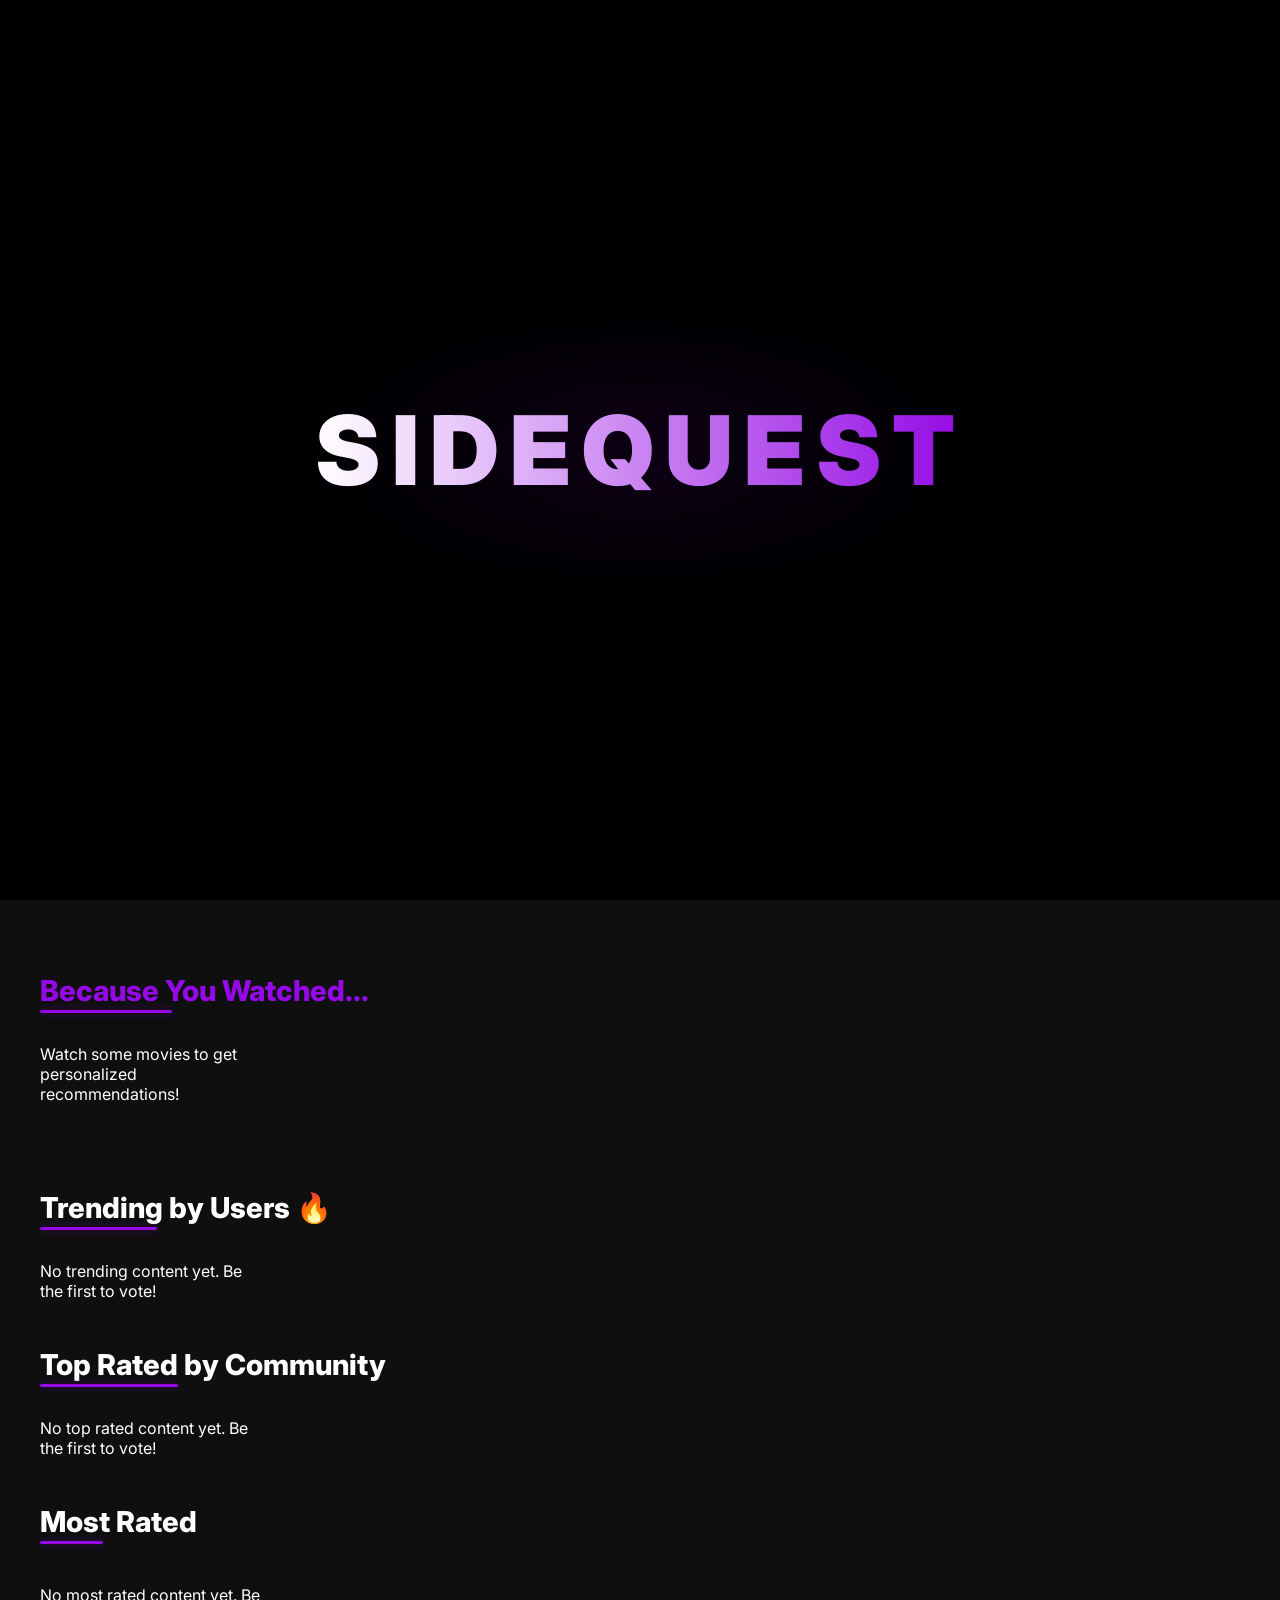
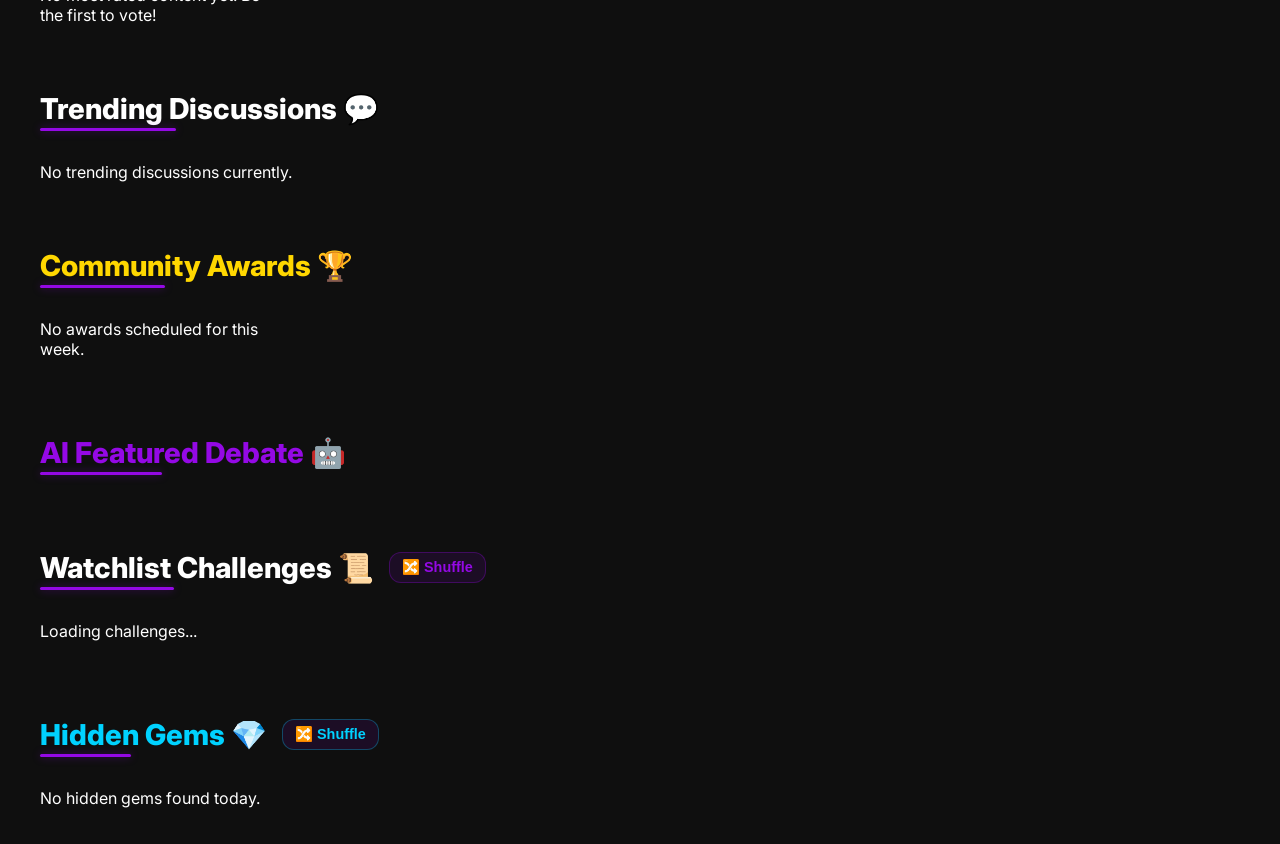
<file: frontend/index.html>
<!DOCTYPE html>
<html lang="en">

<head>
    <meta charset="UTF-8">
    <meta name="viewport" content="width=device-width, initial-scale=1.0">
    <title>SideQuest - Discover Entertainment</title>
    <link rel="stylesheet" href="css/style.css">
    <link href="https://fonts.googleapis.com/css2?family=Inter:wght@400;500;600;800&display=swap" rel="stylesheet">
</head>

<body>
    <!-- Cinematic Intro Overlay -->
    <div id="intro-overlay">
        <div class="intro-content">
            <div class="intro-logo">SideQuest</div>
            <div class="intro-glow"></div>
        </div>
        <!-- Note: User should place their cinematic sound file at assets/intro.mp3 -->
        <audio id="intro-audio" src="https://assets.mixkit.co/active_storage/sfx/2568/2568-preview.mp3"></audio>
    </div>

    <header>
        <div class="logo"><a href="index.html">SideQuest</a></div>
        <nav>
            <a href="index.html" style="color: var(--accent-color);">Home</a>
            <a href="games.html">Games</a>
            <a href="profile.html">Profile & Stats</a>
        </nav>
        <div class="search-bar">
            <input type="text" id="searchInput" placeholder="Search movies, tv, anime..."
                onkeypress="if(event.key === 'Enter') performSearch()">
            <button onclick="performSearch()">Search</button>
        </div>
    </header>

    <!-- Hero Section / Spin Wheel Discovery -->
    <div
        style="text-align: center; padding: 60px 20px; background: linear-gradient(180deg, rgba(148,9,229,0.1), transparent); position: relative; overflow: hidden;">
        <div
            style="position: absolute; top: 0; left: 0; width: 100%; height: 100%; pointer-events: none; background: radial-gradient(circle at 50% 50%, rgba(148,9,229,0.1), transparent 70%);">
        </div>
        <h1
            style="font-size: 3.5rem; margin-bottom: 20px; font-weight: 800; text-shadow: 0 0 20px rgba(148,9,229,0.3);">
            Discover Your Next Obsession</h1>
        <p
            style="color: #bbb; margin-bottom: 35px; font-size: 1.25rem; max-width: 600px; margin-left: auto; margin-right: auto;">
            Don't just watch anything. Let our interactive spin wheel find the perfect entertainment for your mood.</p>
        <button class="btn suprise-btn pulsate-ai" id="openSpinWheelBtn"
            onclick="window.location.href='spinwheel/index.html'"
            style="font-size: 1.3rem; padding: 15px 40px; border-radius: 50px;">
            🎲 Surprise Me
        </button>
    </div>



    <div class="container">

        <!-- TMDB DISCOVERY -->
        <h2 class="section-title" style="margin-top: 60px;">Trending Movies</h2>
        <div class="grid" id="trending-movies">
            <p>Loading...</p>
        </div>

        <h2 class="section-title">Trending TV Shows & Anime</h2>
        <div class="grid" id="trending-tv">
            <p>Loading...</p>
        </div>


        <!-- TRENDING BOLLYWOOD -->
        <h2 class="section-title">Trending Bollywood Movies 🇮🇳</h2>
        <div class="grid" id="trending-bollywood" style="margin-bottom: 40px;">
            <p>Loading Bollywood titles...</p>
        </div>

        <!-- AI RECOMMENDATIONS -->
        <h2 class="section-title" style="color: var(--accent-color);">Because You Watched...</h2>
        <div class="grid" id="advanced-recs" style="margin-bottom: 40px;">
            <p>Loading AI Recommendations...</p>
        </div>

        <!-- NEW USER DISCOVERY SECTIONS -->
        <h2 class="section-title">Trending by Users 🔥</h2>
        <div class="grid" id="user-trending">
            <p>Loading...</p>
        </div>

        <h2 class="section-title">Top Rated by Community</h2>
        <div class="grid" id="user-top-rated">
            <p>Loading...</p>
        </div>

        <h2 class="section-title" style="margin-bottom: 30px;">Most Rated</h2>
        <div class="grid" id="user-most-rated">
            <p>Loading...</p>
        </div>

        <!-- TRENDING DISCUSSIONS -->
        <h2 class="section-title" style="margin-top: 50px;">Trending Discussions 💬</h2>
        <div class="grid" id="trending-discussions"
            style="grid-template-columns: repeat(auto-fill, minmax(300px, 1fr));">
            <p>Loading discussions...</p>
        </div>

        <!-- COMMUNITY AWARDS -->
        <h2 class="section-title" style="margin-top: 50px; color: gold;">Community Awards 🏆</h2>
        <div class="grid" id="community-awards">
            <p>Loading awards...</p>
        </div>



        <!-- AI FEATURED DEBATE -->
        <h2 class="section-title" style="margin-top: 60px; color: var(--accent-color);">AI Featured Debate 🤖</h2>
        <div id="ai-featured-debate" class="card pulsate-ai" style="padding: 30px; background: #111; display: none;">
            <div id="debate-content" style="display: flex; gap: 30px; flex-wrap: wrap;">
                <div id="debate-movie-info" style="flex: 1; min-width: 250px;">
                    <!-- Movie info injected here -->
                </div>
                <div style="flex: 2; min-width: 300px;">
                    <div style="display: grid; grid-template-columns: 1fr 1fr; gap: 20px; margin-bottom: 20px;">
                        <div>
                            <h3 style="color: #4caf50; font-size: 0.9rem; margin-bottom: 10px;">👍 Pros</h3>
                            <ul id="debate-pros" style="font-size: 0.85rem; color: #ccc; padding-left: 20px;"></ul>
                        </div>
                        <div>
                            <h3 style="color: #f44336; font-size: 0.9rem; margin-bottom: 10px;">👎 Cons</h3>
                            <ul id="debate-cons" style="font-size: 0.85rem; color: #ccc; padding-left: 20px;"></ul>
                        </div>
                    </div>
                    <div style="padding-top: 15px; border-top: 1px solid #222;">
                        <h3 style="color: var(--accent-color); font-size: 0.9rem; margin-bottom: 5px;">⭐ AI Verdict</h3>
                        <p id="debate-verdict" style="font-size: 0.9rem; font-style: italic; color: #fff;"></p>
                    </div>
                </div>
            </div>
        </div>

        <!-- AI CHALLENGES -->
        <div class="section-header">
            <h2 class="section-title">Watchlist Challenges 📜</h2>
            <button class="shuffle-btn" id="shuffleChallengesBtn" onclick="shuffleChallengesUI()">🔀 Shuffle</button>
        </div>
        <div id="ai-challenges" class="grid" style="grid-template-columns: repeat(auto-fill, minmax(300px, 1fr));">
            <p>Loading challenges...</p>
        </div>

        <!-- AI HIDDEN GEMS -->
        <div class="section-header">
            <h2 class="section-title" style="color: #00d2ff;">Hidden Gems 💎</h2>
            <button class="shuffle-btn" id="shuffleGemsBtn" onclick="shuffleHiddenGemsUI()"
                style="color: #00d2ff; border-color: rgba(0, 210, 255, 0.3);">🔀 Shuffle</button>
        </div>
        <div class="grid" id="ai-hidden-gems">
            <p>Loading gems...</p>
        </div>
    </div>

    <script src="js/api.js"></script>
    <script src="js/auth.js"></script>
    <script src="main.js"></script>
</body>

</html>
</file>
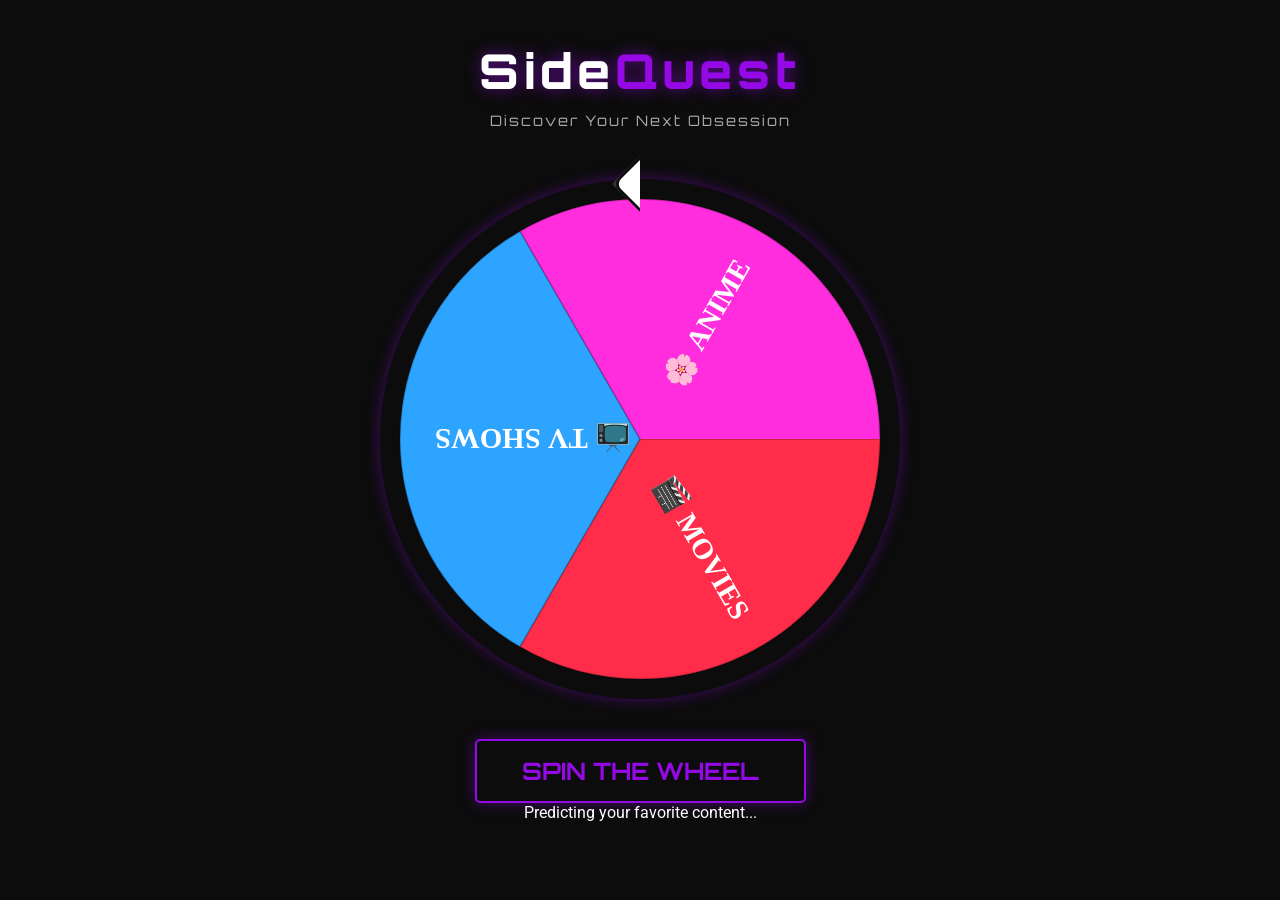
<file: frontend/spinwheel/index.html>
<!DOCTYPE html>
<html lang="en">

<head>
    <meta charset="UTF-8">
    <meta name="viewport" content="width=device-width, initial-scale=1.0">
    <title>SideQuest - Spin the Wheel</title>
    <link rel="stylesheet" href="style.css">
    <link href="https://fonts.googleapis.com/css2?family=Orbitron:wght@600;800&family=Roboto:wght@400;700&display=swap"
        rel="stylesheet">
</head>

<body>
    <div class="container">
        <header>
            <div class="logo">Side<span>Quest</span></div>
            <p class="subtitle">Discover Your Next Obsession</p>
        </header>

        <main>
            <section class="wheel-section">
                <div class="pointer"></div>
                <div class="wheel-container">
                    <canvas id="wheelCanvas" width="500" height="500"></canvas>
                </div>
                <button id="spinBtn">SPIN THE WHEEL</button>
                <p id="status">Predicting your favorite content...</p>

                <div id="loadingOverlay" class="hidden">
                    <div class="spinner"></div>
                    <p>Fetching Your Lucky Pick...</p>
                </div>
            </section>
        </main>
    </div>

    <!-- Confetti Canvas -->
    <canvas id="confettiCanvas"></canvas>

    <audio id="tickSound" src="https://assets.mixkit.co/active_storage/sfx/2568/2568-preview.mp3"></audio>

    <script src="../js/api.js"></script>
    <script src="script.js"></script>
</body>

</html>
</file>
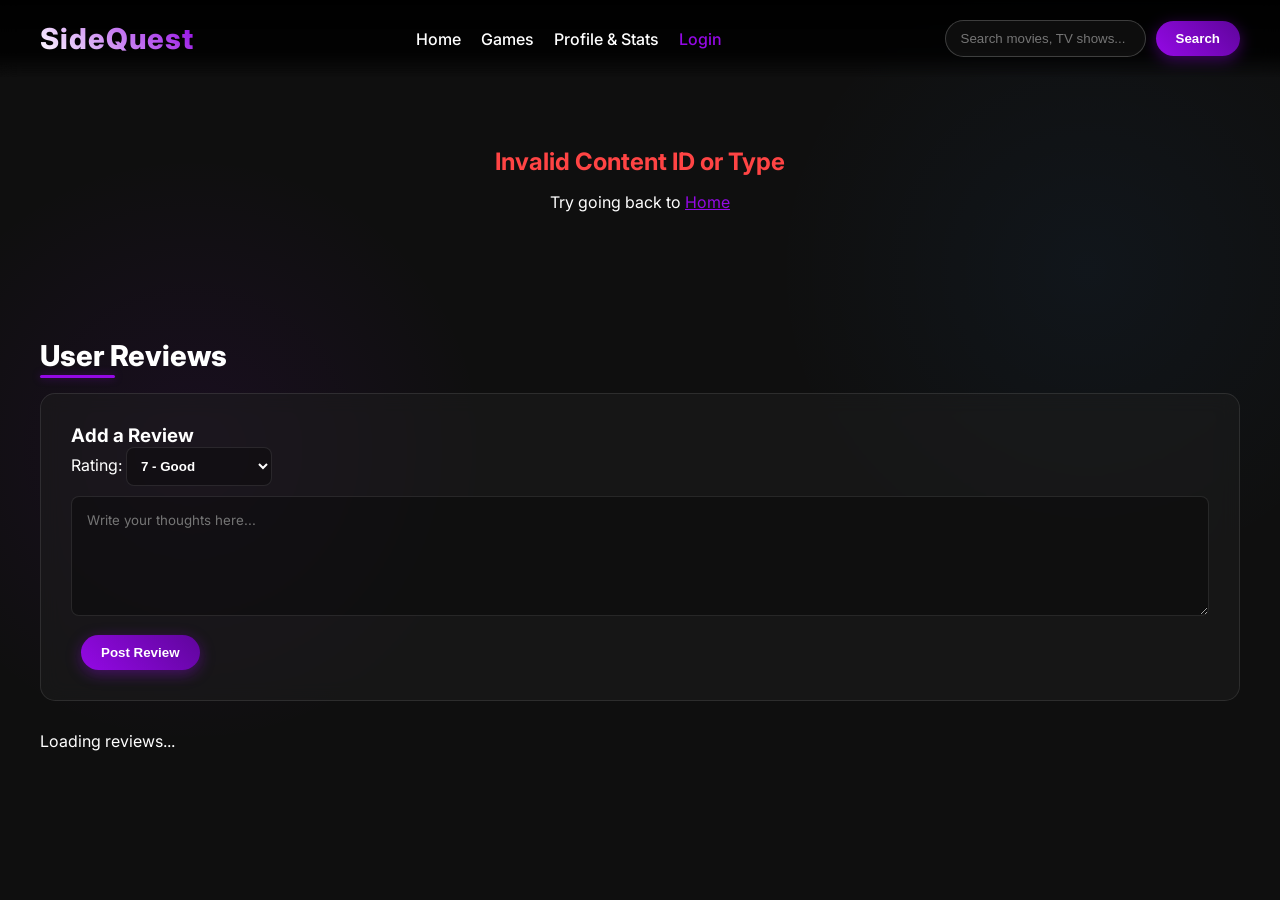
<file: frontend/details.html>
<!-- details.html -->
<!DOCTYPE html>
<html lang="en">

<head>
    <meta charset="UTF-8">
    <meta name="viewport" content="width=device-width, initial-scale=1.0">
    <title>SideQuest - Details</title>
    <link rel="stylesheet" href="css/style.css">
    <link href="https://fonts.googleapis.com/css2?family=Inter:wght@400;500;600;800&display=swap" rel="stylesheet">
</head>

<body>

    <header>
        <div class="logo">
            <a href="index.html">SideQuest</a>
        </div>
        <nav>
            <a href="index.html">Home</a>
            <a href="games.html">Games</a>
            <a href="profile.html">Profile & Stats</a>
        </nav>
        <div class="search-bar">
            <input type="text" id="searchInput" placeholder="Search movies, TV shows..."
                onkeypress="if(event.key === 'Enter') performSearch()">
            <button onclick="performSearch()">Search</button>
        </div>
    </header>

    <div id="backdrop" class="backdrop-banner"></div>

    <div class="container" id="details-container">
        <h2 style="text-align:center; margin-top: 50px;">Loading details...</h2>
    </div>

    <!-- TV Content (Seasons/Episodes) -->
    <div class="container" id="tv-content-container" style="display: none;">
        <div id="seasons-section">
            <h2 class="section-title">Seasons</h2>
            <div class="seasons-list" id="seasons-list"></div>
        </div>
        <div id="episodes-section" style="margin-top: 40px; display: none;">
            <h2 class="section-title" id="episodes-title">Episodes</h2>
            <div class="episodes-grid" id="episodes-list"></div>
        </div>
    </div>

    <!-- AI Verdict Section -->
    <div class="container" id="ai-verdict-section" style="margin-top: 40px; display: none;">
        <h2 class="section-title">AI Verdict 🤖</h2>
        <div id="ai-debate-container" class="card" style="padding: 20px; background: #1a1a1a; border-left: 4px solid var(--accent-color);">
            <div style="display: grid; grid-template-columns: 1fr 1fr; gap: 20px;">
                <div>
                    <h3 style="color: #4caf50; margin-bottom: 10px;">👍 Pros</h3>
                    <ul id="ai-pros" style="font-size: 0.9em; line-height: 1.6; color: #ccc;"></ul>
                </div>
                <div>
                    <h3 style="color: #f44336; margin-bottom: 10px;">👎 Cons</h3>
                    <ul id="ai-cons" style="font-size: 0.9em; line-height: 1.6; color: #ccc;"></ul>
                </div>
            </div>
            <div style="margin-top: 20px; padding-top: 20px; border-top: 1px solid #333;">
                <h3 style="color: var(--accent-color); margin-bottom: 10px;">⭐ Final Verdict</h3>
                <p id="ai-verdict-text" style="font-style: italic; color: #fff;"></p>
            </div>
        </div>
    </div>

    <!-- Reviews Section -->
    <div class="container" id="reviews-section" style="margin-top: 40px;">
        <h2 class="section-title">User Reviews</h2>

        <div class="review-form">
            <h3>Add a Review</h3>
            <div style="margin-bottom: 10px;">
                <label>Rating: </label>
                <select id="reviewRating">
                    <option value="10">10 - Masterpiece</option>
                    <option value="9">9 - Amazing</option>
                    <option value="8">8 - Great</option>
                    <option value="7" selected>7 - Good</option>
                    <option value="6">6 - Fine</option>
                    <option value="5">5 - Average</option>
                    <option value="4">4 - Bad</option>
                    <option value="3">3 - Horrible</option>
                    <option value="2">2 - Terrible</option>
                    <option value="1">1 - Unwatchable</option>
                </select>
            </div>
            <textarea id="reviewText" placeholder="Write your thoughts here..."></textarea>
            <button class="btn" onclick="submitReview()">Post Review</button>
        </div>

        <div id="reviews-list" style="margin-top: 20px;">
            <p>Loading reviews...</p>
        </div>
    </div>

    <script src="js/api.js"></script>
    <script src="js/auth.js"></script>
    <script>
        let currentId = null;
        let currentType = null;

        document.addEventListener("DOMContentLoaded", loadDetails);

        async function loadDetails() {
            const params = new URLSearchParams(window.location.search);
            currentType = params.get("type");
            currentId = params.get("id");

            if (!currentType || !currentId) {
                renderError("Invalid Content ID or Type");
                return;
            }

            try {
                const data = await api.getDetails(currentType, currentId);

                if (!data) {
                    renderError("Content not found");
                    return;
                }

                renderHero(data, currentType);
                await fetchRating();
                loadReviews(currentType, currentId);

                if (currentType === "tv") {
                    loadTVSeasons(currentId);
                }

                loadAiDebate(currentType, currentId);

                // AI RECOMMENDATIONS: Track Watch History
                const user = auth.getUser();
                if (user) {
                    api.addToWatchHistory({
                        user_id: user.id,
                        content_id: parseInt(currentId),
                        content_type: currentType
                    });
                }

            } catch (err) {
                console.error(err);
                renderError("Failed to connect to the server");
            }
        }

        async function loadAiDebate(type, id) {
            const section = document.getElementById("ai-verdict-section");
            const prosEl = document.getElementById("ai-pros");
            const consEl = document.getElementById("ai-cons");
            const verdictEl = document.getElementById("ai-verdict-text");

            try {
                const data = await api.getMovieDebate(type, id);
                if (data) {
                    section.style.display = "block";
                    prosEl.innerHTML = data.pros.map(p => `<li>${p}</li>`).join('');
                    consEl.innerHTML = data.cons.map(c => `<li>${c}</li>`).join('');
                    verdictEl.innerText = data.verdict;
                }
            } catch (err) {
                console.error("AI Debate load error:", err);
            }
        }

        function renderHero(data, type) {
            const container = document.getElementById("details-container");
            const backdrop = document.getElementById("backdrop");

            const title = data.title || data.name;
            document.title = `${title} - SideQuest`;

            if (data.backdrop_path) {
                backdrop.style.backgroundImage = `url(${api.getImageUrl(data.backdrop_path, 'original')})`;
            }

            const year = (data.release_date || data.first_air_date || "").split("-")[0];
            const genres = data.genres ? data.genres.map(g => g.name).join(", ") : "N/A";
            const rating = data.vote_average ? data.vote_average.toFixed(1) : "N/A";
            const runtime = data.runtime ? `${data.runtime} min` : (data.episode_run_time && data.episode_run_time.length > 0 ? `${data.episode_run_time[0]} min` : "");

            container.innerHTML = `
                <div class="details-hero">
                    <div class="poster-col">
                        <img src="${api.getImageUrl(data.poster_path)}" alt="${title}">
                    </div>
                    <div class="info-col">
                        <div class="title-section">
                            <h1>${title} ${year ? `<span style="opacity: 0.6; font-weight: 400;">(${year})</span>` : ""}</h1>
                            ${data.tagline ? `<p class="tagline">"${data.tagline}"</p>` : ""}
                        </div>

                        <div class="meta-info">
                            ${year ? `<span class="badge">${year}</span>` : ""}
                            ${year ? `<span class="badge">${year}</span>` : ""}
                            ${runtime ? `<span class="badge">${runtime}</span>` : ""}
                            <span class="badge">${type.toUpperCase()}</span>
                        </div>

                        <div class="user-rating-box" style="margin-top: 20px;">
                            <div class="star-rating" id="star-rating-container">
                                <input type="radio" id="star10" name="rating" value="10" onclick="submitRating(10)" /><label for="star10" title="10 stars">★</label>
                                <input type="radio" id="star9" name="rating" value="9" onclick="submitRating(9)" /><label for="star9" title="9 stars">★</label>
                                <input type="radio" id="star8" name="rating" value="8" onclick="submitRating(8)" /><label for="star8" title="8 stars">★</label>
                                <input type="radio" id="star7" name="rating" value="7" onclick="submitRating(7)" /><label for="star7" title="7 stars">★</label>
                                <input type="radio" id="star6" name="rating" value="6" onclick="submitRating(6)" /><label for="star6" title="6 stars">★</label>
                                <input type="radio" id="star5" name="rating" value="5" onclick="submitRating(5)" /><label for="star5" title="5 stars">★</label>
                                <input type="radio" id="star4" name="rating" value="4" onclick="submitRating(4)" /><label for="star4" title="4 stars">★</label>
                                <input type="radio" id="star3" name="rating" value="3" onclick="submitRating(3)" /><label for="star3" title="3 stars">★</label>
                                <input type="radio" id="star2" name="rating" value="2" onclick="submitRating(2)" /><label for="star2" title="2 stars">★</label>
                                <input type="radio" id="star1" name="rating" value="1" onclick="submitRating(1)" /><label for="star1" title="1 star">★</label>
                            </div>
                            <div class="rating-display">
                                <div class="rating-avg">⭐ <span id="rating-avg-value">0.0</span></div>
                                <div class="rating-count"><span id="rating-count-value">0</span> votes</div>
                            </div>
                        </div>

                        <div class="overview" style="margin-top: 20px;">
                            <h3>Overview</h3>
                            <p>${data.overview || "No description available."}</p>
                        </div>

                        ${type === 'tv' ? `
                        <div class="action-buttons">
                            <a href="characters.html?id=${currentId}&name=${encodeURIComponent(title)}" class="btn">
                                🕸️ View Character Map
                            </a>
                        </div>
                        ` : ''}

                        <div class="genres" style="margin-top: 20px;">
                            <p><b>Genres:</b> ${genres}</p>
                        </div>
                    </div>
                </div>
            `;
        }

        async function loadTVSeasons(tvId) {
            const tvContainer = document.getElementById("tv-content-container");
            const seasonsList = document.getElementById("seasons-list");

            try {
                const seasons = await api.getSeasons(tvId);
                if (seasons && seasons.length > 0) {
                    tvContainer.style.display = "block";
                    seasonsList.innerHTML = seasons.map(s => `
                        <div class="season-card" onclick="loadEpisodes(${tvId}, ${s.season_number}, this)">
                            <div style="font-weight:bold;">${s.name}</div>
                            <div style="font-size:0.8rem; color:#aaa;">${s.episode_count} Episodes</div>
                        </div>
                    `).join("");

                    const firstSeason = seasons.find(s => s.season_number === 1) || seasons[0];
                    if (firstSeason) {
                        const firstCard = seasonsList.querySelector('.season-card');
                        loadEpisodes(tvId, firstSeason.season_number, firstCard);
                    }
                }
            } catch (err) {
                console.error("Error loading seasons:", err);
            }
        }

        async function loadEpisodes(tvId, seasonNumber, element) {
            const episodesSection = document.getElementById("episodes-section");
            const episodesList = document.getElementById("episodes-list");
            const episodesTitle = document.getElementById("episodes-title");

            document.querySelectorAll('.season-card').forEach(c => c.classList.remove('active'));
            if (element) element.classList.add('active');

            episodesSection.style.display = "block";
            episodesList.innerHTML = "<p>Loading episodes...</p>";
            episodesTitle.innerText = `Season ${seasonNumber} Episodes`;

            try {
                const episodes = await api.getEpisodes(tvId, seasonNumber);
                if (!episodes || episodes.length === 0) {
                    episodesList.innerHTML = "<p>No episodes found for this season.</p>";
                    return;
                }

                episodesList.innerHTML = episodes.map(ep => `
                    <div class="episode-card" onclick="window.location.href='episode.html?show_id=${tvId}&season=${seasonNumber}&episode=${ep.episode_number}'">
                        <img src="${api.getImageUrl(ep.still_path)}" alt="${ep.name}" onerror="this.src='https://via.placeholder.com/300x169?text=No+Image'">
                        <div class="episode-info">
                            <div class="episode-title">${ep.episode_number}. ${ep.name}</div>
                            <div class="episode-desc">${ep.overview || "No description available."}</div>
                        </div>
                    </div>
                `).join("");
            } catch (err) {
                episodesList.innerHTML = "<p>Failed to load episodes.</p>";
            }
        }

        async function loadReviews(type, id) {
            const list = document.getElementById("reviews-list");
            try {
                // Switching from old endpoint to the community module endpoint
                const reviews = await api.getCommunityReviews(type, id);
                if (!reviews || reviews.length === 0) {
                    list.innerHTML = "<p>No reviews yet. Be the first to add one!</p>";
                    return;
                }

                list.innerHTML = reviews.map(r => `
                    <div class="review-item" style="border: 1px solid #333; padding: 15px; border-radius: 8px; margin-bottom: 10px; background: rgba(0,0,0,0.3);">
                        <div class="review-header" style="display: flex; justify-content: space-between; margin-bottom: 10px;">
                            <span class="username" style="font-weight: bold; color: var(--accent-color);">${r.username}</span>
                            <span class="rating" style="color: gold;">★ ${r.rating}</span>
                        </div>
                        <div class="review-text" style="color: #ccc; margin-bottom: 15px;">${r.review_text}</div>
                        <div style="font-size: 0.85em; color: #888; display: flex; justify-content: space-between;">
                            <span>${new Date(r.created_date).toLocaleString()}</span>
                            <button class="btn" style="padding: 5px 10px; font-size: 0.9em;" onclick="likeReview(${r.id})">👍 Like (${r.like_count})</button>
                        </div>
                    </div>
                `).join("");
            } catch (err) {
                list.innerHTML = "<p>Error loading reviews.</p>";
            }
        }
        
        async function likeReview(reviewId) {
            const user = auth.getUser();
            if (!user) {
                alert("Please login to like reviews.");
                window.location.href = 'login.html';
                return;
            }
            await api.likeReview(reviewId, user.id);
            loadReviews(currentType, currentId); // refresh
        }

        async function fetchRating() {
            try {
                const res = await api.getContentRating(currentType, currentId);
                if (res) {
                    document.getElementById('rating-avg-value').innerText = res.average_rating.toFixed(1);
                    document.getElementById('rating-count-value').innerText = res.total_votes;
                }
            } catch (err) {
                console.error("Failed to fetch custom rating:", err);
            }
        }

        async function submitRating(val) {
            const user = auth.getUser();
            if (!user) {
                alert("Please login to rate content.");
                window.location.href = 'login.html';
                return;
            }

            try {
                const payload = {
                    user_id: user.id,
                    content_id: parseInt(currentId),
                    content_type: currentType,
                    rating: val
                };
                
                const res = await api.rateContent(payload);
                if (res) {
                    // Instantly update UI with new calculated average
                    document.getElementById('rating-avg-value').innerText = res.average_rating.toFixed(1);
                    document.getElementById('rating-count-value').innerText = res.total_votes;
                }
            } catch (err) {
                console.error("Failed to submit rating:", err);
                alert("Failed to save rating. Please try again later.");
            }
        }

        async function submitReview() {
            const user = auth.getUser();
            if (!user) {
                alert("Please login to post reviews.");
                window.location.href = 'login.html';
                return;
            }

            const text = document.getElementById("reviewText").value;
            const ratingVal = document.getElementById("reviewRating").value;

            if (!text.trim()) {
                alert("Please write something first!");
                return;
            }

            const params = new URLSearchParams(window.location.search);
            const contentId = parseInt(params.get('id'));
            const contentType = params.get('type');

            const reviewData = {
                user_id: user.id,
                content_id: contentId,
                content_type: contentType,
                rating: parseInt(ratingVal, 10),
                review_text: text
            };

            const result = await api.submitCommunityReview(reviewData);
            if (result) {
                document.getElementById("reviewText").value = "";
                loadReviews(contentType, contentId);
                alert("Review posted!");
            } else {
                alert("Failed to post review. Is the server running?");
            }
        }

        function renderError(msg) {
            document.getElementById("details-container").innerHTML = `
                <div style="text-align:center; margin-top: 50px;">
                    <h2 style="color: #ff4444;">${msg}</h2>
                    <p>Try going back to <a href="index.html" style="color: var(--accent-color);">Home</a></p>
                </div>
            `;
        }

        function performSearch() {
            const query = document.getElementById("searchInput").value;
            if (query.trim() === "") return;
            window.location.href = `index.html?search=${encodeURIComponent(query)}`;
        }
    </script>
</body>

</html>
</file>
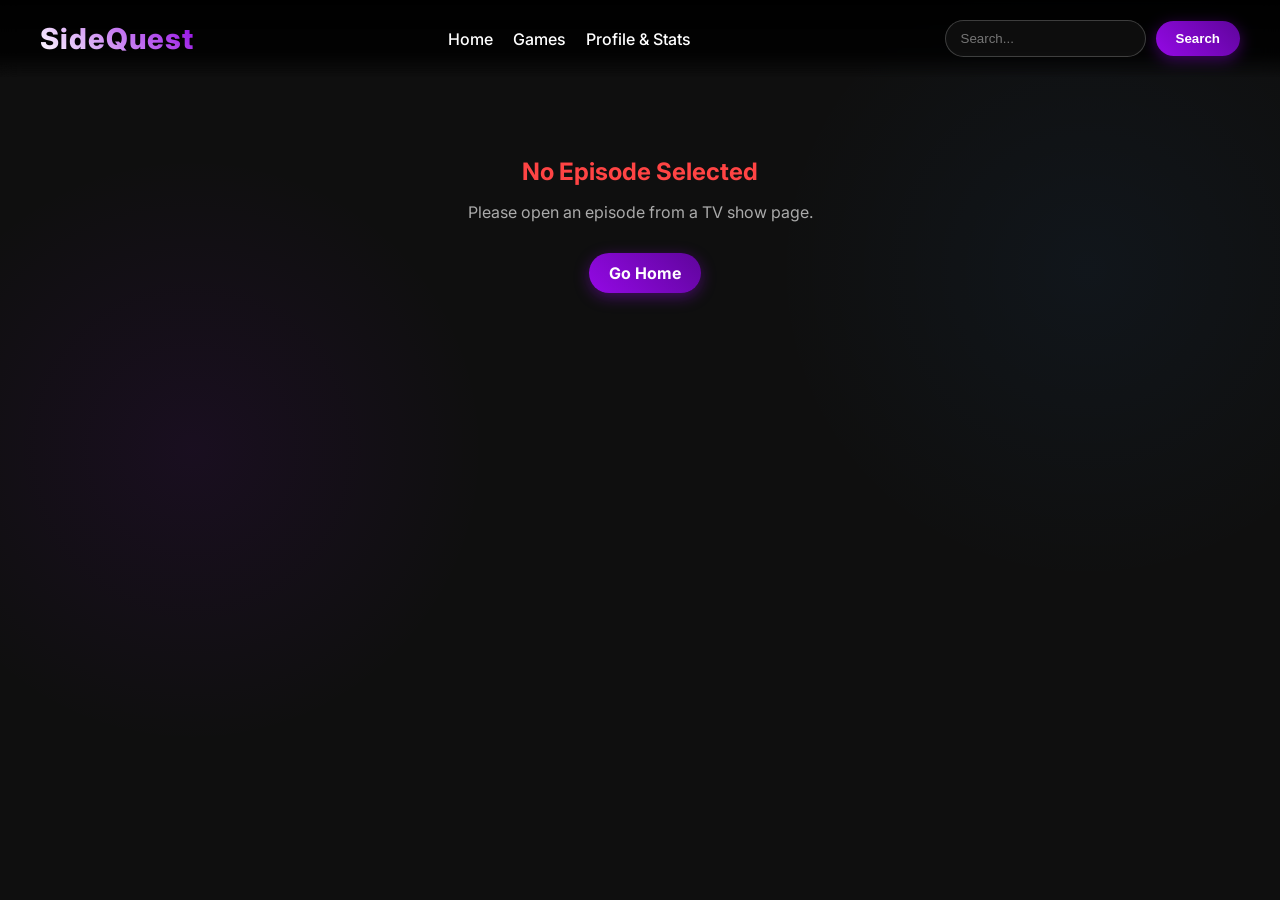
<file: frontend/episode.html>
<!DOCTYPE html>
<html lang="en">

<head>
    <meta charset="UTF-8">
    <meta name="viewport" content="width=device-width, initial-scale=1.0">
    <title>Episode - SideQuest</title>
    <link rel="stylesheet" href="css/style.css">
    <link href="https://fonts.googleapis.com/css2?family=Inter:wght@400;500;600;800&display=swap" rel="stylesheet">
    <style>
        .episode-page {
            max-width: 900px;
            margin: 0 auto;
            padding: 40px 20px;
        }

        .episode-page h1 {
            font-size: 2rem;
            margin-bottom: 20px;
        }

        .episode-image {
            width: 100%;
            max-width: 780px;
            border-radius: 10px;
            margin-bottom: 25px;
            box-shadow: 0 5px 20px rgba(0, 0, 0, 0.5);
        }

        .episode-meta {
            display: flex;
            gap: 15px;
            flex-wrap: wrap;
            margin-bottom: 20px;
        }

        .episode-summary {
            line-height: 1.7;
            color: #ccc;
            margin-top: 15px;
            font-size: 1rem;
        }

        .back-link {
            display: inline-block;
            margin-top: 25px;
            color: var(--accent-color);
            text-decoration: none;
            font-weight: 600;
            transition: opacity 0.2s;
        }

        .back-link:hover {
            opacity: 0.8;
        }
    </style>
</head>

<body>

    <header>
        <div class="logo">
            <a href="index.html">SideQuest</a>
        </div>
        <nav>
            <a href="index.html">Home</a>
            <a href="games.html">Games</a>
            <a href="profile.html">Profile & Stats</a>
        </nav>
        <div class="search-bar">
            <input type="text" id="searchInput" placeholder="Search..."
                onkeypress="if(event.key === 'Enter') performSearch()">
            <button onclick="performSearch()">Search</button>
        </div>
    </header>

    <div class="container" id="episode-container">
        <h2 style="text-align:center; margin-top: 50px;">Loading Episode...</h2>
    </div>

    <script src="js/api.js"></script>

    <script>
        document.addEventListener("DOMContentLoaded", loadEpisode);

        async function loadEpisode() {
            const params = new URLSearchParams(window.location.search);

            const showId = params.get("show_id");
            const season = params.get("season");
            const episode = params.get("episode");

            if (!showId || !season || !episode) {
                document.getElementById("episode-container").innerHTML = `
                    <div style="text-align:center; padding:60px 20px;">
                        <h2 style="color: #ff4444;">No Episode Selected</h2>
                        <p style="color:#aaa;">Please open an episode from a TV show page.</p>
                        <a href="index.html" class="btn" style="margin-top:15px; display:inline-block;">Go Home</a>
                    </div>`;
                return;
            }

            try {
                const data = await api.getEpisodeDetails(showId, season, episode);

                if (!data) {
                    document.getElementById("episode-container").innerHTML =
                        `<div style="text-align:center; padding:60px 20px;">
                            <h2 style="color: #ff4444;">Episode Not Found</h2>
                            <p style="color:#aaa;">Could not find episode data. The server may be down.</p>
                            <a href="index.html" class="btn" style="margin-top:15px; display:inline-block;">Go Home</a>
                        </div>`;
                    return;
                }

                renderEpisode(data, showId);

            } catch (error) {
                console.error("Failed to load episode:", error);
                document.getElementById("episode-container").innerHTML =
                    `<div style="text-align:center; padding:60px 20px;">
                        <h2 style="color: #ff4444;">Failed to Load Episode</h2>
                        <p style="color:#aaa;">Check if the backend server is running.</p>
                        <a href="index.html" class="btn" style="margin-top:15px; display:inline-block;">Go Home</a>
                    </div>`;
            }
        }

        function renderEpisode(data, showId) {
            const title = data.name || "Episode";
            document.title = `${title} - SideQuest`;

            const still = data.still_path
                ? api.getImageUrl(data.still_path, "w780")
                : "";

            const rating = data.vote_average
                ? data.vote_average.toFixed(1)
                : "N/A";

            const html = `
                <div class="episode-page">
                    <div style="display:flex; justify-content:space-between; align-items:center; margin-bottom: 20px;">
                        <h1 style="margin:0">${title}</h1>
                        <a class="btn" href="details.html?type=tv&id=${showId}">← Back to Show</a>
                    </div>

                    ${still ? `<img class="episode-image" src="${still}" alt="${title}" onerror="this.style.display='none'">` : ""}

                    <div class="episode-meta">
                        <span class="badge">Season ${data.season_number}</span>
                        <span class="badge">Episode ${data.episode_number}</span>
                        <span class="badge">Air Date: ${data.air_date || "Unknown"}</span>
                        <span class="badge rating">★ ${rating}</span>
                        ${data.runtime ? `<span class="badge">${data.runtime} min</span>` : ""}
                    </div>

                    <div class="episode-summary">
                        ${data.overview || "No summary available for this episode."}
                    </div>
                </div>
            `;

            document.getElementById("episode-container").innerHTML = html;

            // FEATURE 4: Mark Episode as Watched
            markAsWatched(showId, data);
        }

        async function markAsWatched(showId, epData) {
            try {
                // Mocking a User ID to 1 for this demo
                const watchData = {
                    user_id: 1,
                    show_id: parseInt(showId),
                    show_name: "", // Not strictly needed by the backend schema, but can be added if we fetched show details
                    season_number: epData.season_number,
                    episode_number: epData.episode_number,
                    episode_name: epData.name || "Unknown Episode"
                };

                const res = await api.watchEpisode(watchData);
                console.log("Watched status:", res);
            } catch (err) {
                console.error("Failed to mark as watched:", err);
            }
        }

        function performSearch() {
            const query = document.getElementById("searchInput").value;
            if (query.trim() === "") return;
            window.location.href = `search.html?q=${encodeURIComponent(query.trim())}`;
        }
    </script>

</body>

</html>
</file>
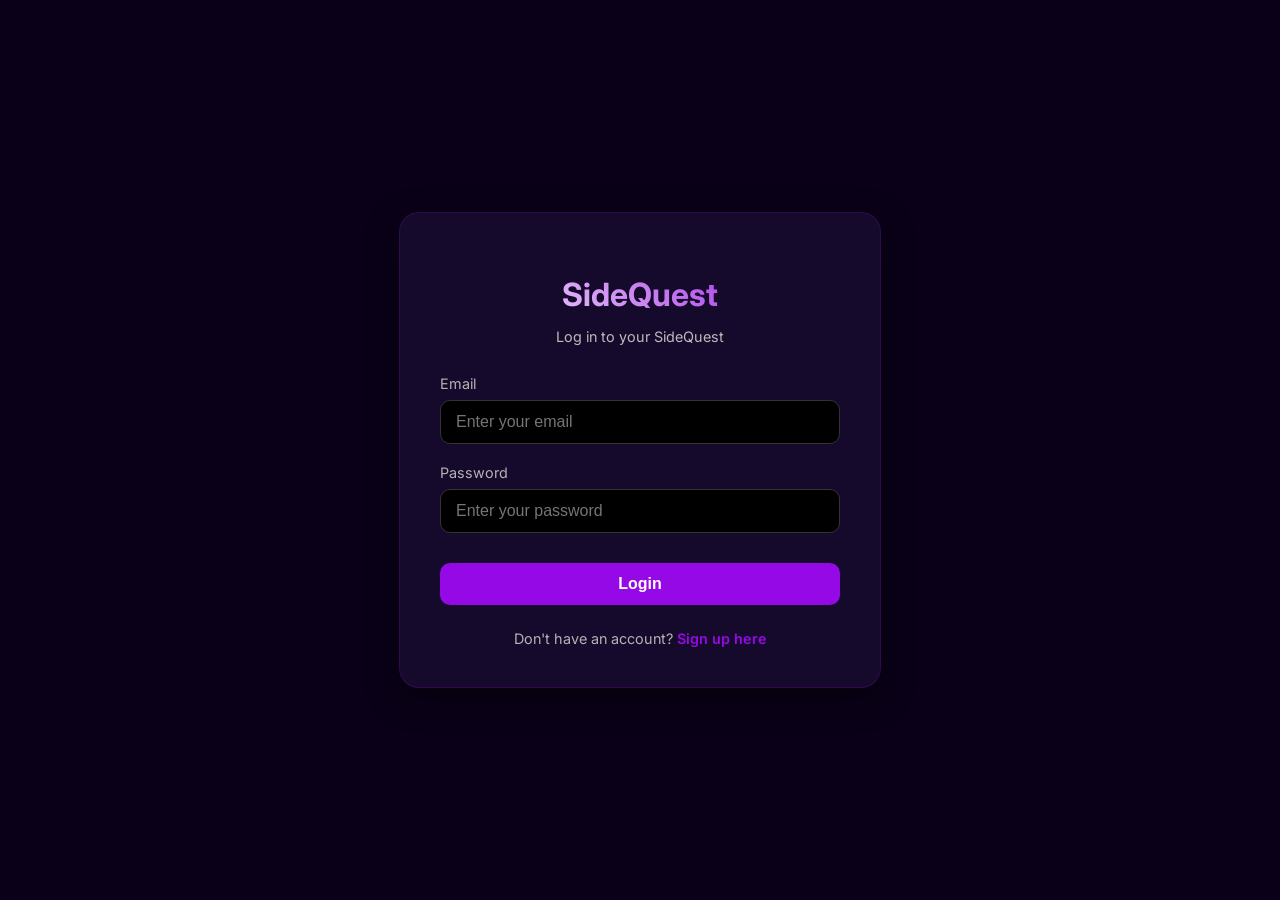
<file: frontend/login.html>
<!DOCTYPE html>
<html lang="en">
<head>
    <meta charset="UTF-8">
    <meta name="viewport" content="width=device-width, initial-scale=1.0">
    <title>SideQuest - Login</title>
    <link rel="stylesheet" href="css/auth.css">
    <link href="https://fonts.googleapis.com/css2?family=Inter:wght@400;600;800&display=swap" rel="stylesheet">
</head>
<body>
    <div class="auth-container">
        <header class="auth-header">
            <h1 onclick="window.location.href='index.html'" style="cursor: pointer;">SideQuest</h1>
            <p style="color: #bbb; font-size: 0.9rem;">Log in to your SideQuest</p>
        </header>

        <div id="error-message" class="error-message"></div>

        <form class="auth-form" id="loginForm">
            <div class="form-group">
                <label for="email">Email</label>
                <input type="email" id="email" placeholder="Enter your email" required autocomplete="email">
            </div>
            <div class="form-group">
                <label for="password">Password</label>
                <input type="password" id="password" placeholder="Enter your password" required autocomplete="current-password">
            </div>
            <button type="submit" class="auth-btn">Login</button>
        </form>

        <footer class="auth-footer">
            Don't have an account? <a href="signup.html">Sign up here</a>
        </footer>
    </div>

    <script src="js/api.js"></script>
    <script src="js/auth.js"></script>
    <script>
        document.getElementById('loginForm').addEventListener('submit', async (e) => {
            e.preventDefault();
            const email = document.getElementById('email').value;
            const password = document.getElementById('password').value;
            const errorEl = document.getElementById('error-message');

            errorEl.style.display = 'none';

            try {
                const res = await api.login({ email, password });
                if (res && res.token) {
                    // Save user to local storage
                    auth.saveUser({
                        id: res.user_id,
                        username: res.username,
                        token: res.token
                    });
                    window.location.href = 'index.html';
                } else {
                    errorEl.textContent = "Invalid email or password.";
                    errorEl.style.display = 'block';
                }
            } catch (err) {
                errorEl.textContent = "An error occurred. Is the server running?";
                errorEl.style.display = 'block';
            }
        });
    </script>
</body>
</html>
</file>
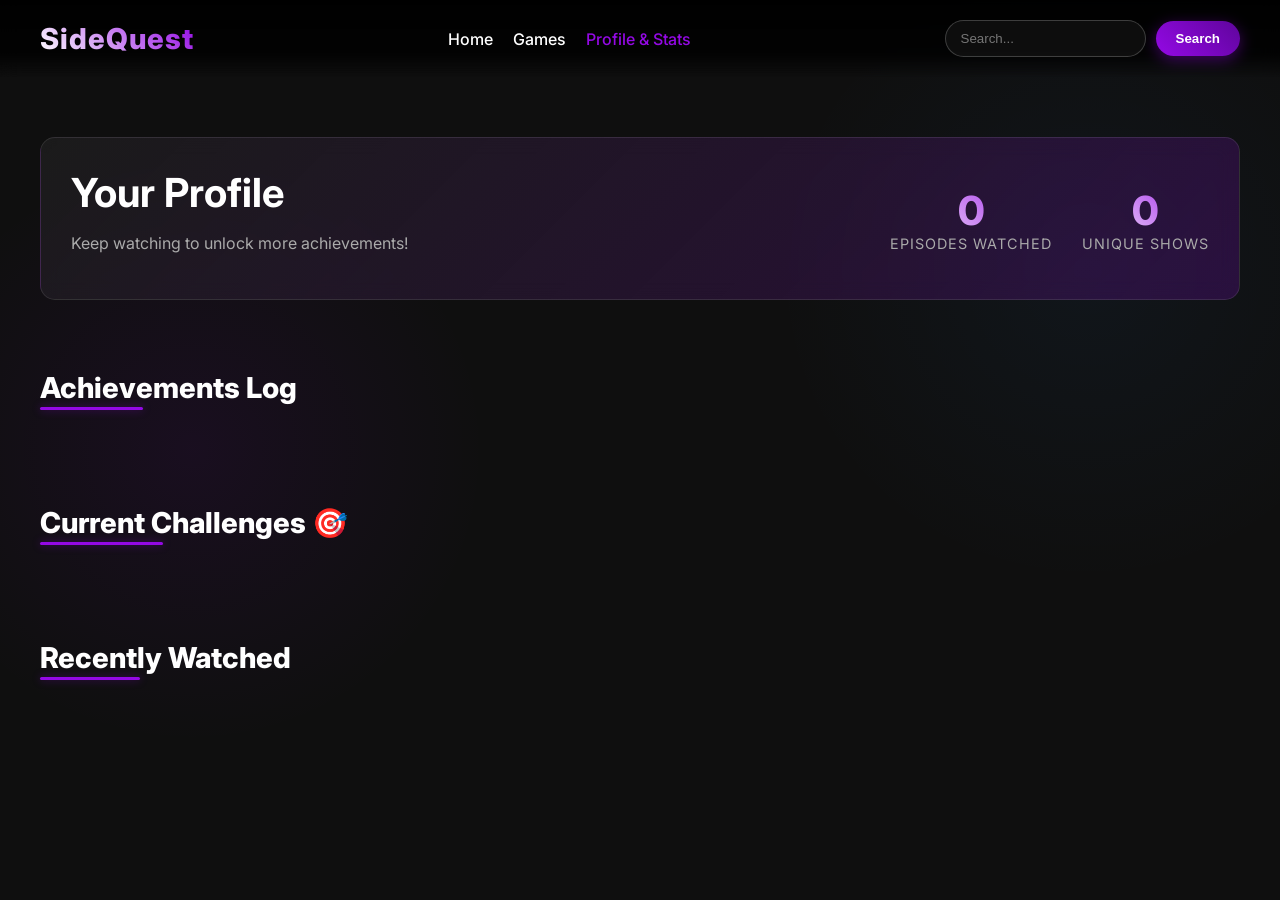
<file: frontend/profile.html>
<!DOCTYPE html>
<html lang="en">

<head>
    <meta charset="UTF-8">
    <meta name="viewport" content="width=device-width, initial-scale=1.0">
    <title>Profile & Achievements - SideQuest</title>
    <link rel="stylesheet" href="css/style.css">
    <link href="https://fonts.googleapis.com/css2?family=Inter:wght@400;500;600;800&display=swap" rel="stylesheet">
    <link href="https://fonts.googleapis.com/icon?family=Material+Icons" rel="stylesheet">
    <!-- Using Material Icons for achievements -->
</head>

<body>
    <header>
        <div class="logo"><a href="index.html">SideQuest</a></div>
        <nav>
            <a href="index.html">Home</a>
            <a href="games.html">Games</a>
            <a href="profile.html" style="color: var(--accent-color);">Profile & Stats</a>
        </nav>
        <div class="search-bar">
            <input type="text" id="searchInput" placeholder="Search..."
                onkeypress="if(event.key === 'Enter') performSearch()">
            <button onclick="performSearch()">Search</button>
        </div>
    </header>

    <div class="container" style="margin-top: 40px;">
        <div id="profile-loading" style="text-align:center;">
            <p style="font-size: 1.2rem; color: var(--accent-color);">Loading profile data...</p>
        </div>

        <div id="profile-content" style="display: none;">

            <div class="profile-header">
                <div>
                    <h1 style="font-size: 2.5rem; margin-bottom: 5px;">Your Profile</h1>
                    <p style="color: #aaa;">Keep watching to unlock more achievements!</p>
                </div>
                <div class="stats-grid" style="margin-left: auto;">
                    <div class="stat-box">
                        <div class="stat-value" id="stat-episodes">0</div>
                        <div class="stat-label">Episodes Watched</div>
                    </div>
                    <div class="stat-box">
                        <div class="stat-value" id="stat-shows">0</div>
                        <div class="stat-label">Unique Shows</div>
                    </div>
                </div>
            </div>

            <h2 class="section-title">Achievements Log</h2>
            <div class="achievements-grid" id="achievements-list" style="margin-bottom: 50px;">
                <!-- Filled by JS -->
            </div>

            <h2 class="section-title">Current Challenges 🎯</h2>
            <div id="challenges-list" class="achievements-grid" style="margin-bottom: 50px;">
                <!-- Filled by JS -->
            </div>

            <h2 class="section-title">Recently Watched</h2>
            <div id="history-list" style="max-width: 800px;">
                <!-- Filled by JS -->
            </div>

        </div>
    </div>

    <script src="js/api.js"></script>
    <script>
        document.addEventListener('DOMContentLoaded', loadProfile);

        async function loadProfile() {
            try {
                // Feature 4: Using User ID 1 normally, but can be adapted for auth
                const data = await api.getUserAchievements(1);

                document.getElementById('profile-loading').style.display = 'none';
                document.getElementById('profile-content').style.display = 'block';

                if (!data) return;

                // Update Stats
                document.getElementById('stat-episodes').innerText = data.total_episodes_watched || 0;
                document.getElementById('stat-shows').innerText = data.unique_shows_watched || 0;

                // Render Achievements
                const achList = document.getElementById('achievements-list');
                const achievements = data.achievements || [];

                if (achievements.length === 0) {
                    achList.innerHTML = "<p>No achievements data found.</p>";
                } else {
                    achList.innerHTML = achievements.map(ach => `
                        <div class="achievement-card ${ach.unlocked ? 'unlocked' : 'locked'}">
                            <div class="achievement-icon">
                                <span class="material-icons">${ach.icon || 'star'}</span>
                            </div>
                            <div>
                                <h3 style="margin-bottom: 5px;">${ach.title}</h3>
                                <p style="font-size: 0.85rem; color: #ccc; margin:0;">${ach.description}</p>
                                ${!ach.unlocked && ach.progress ? `<div style="font-size:0.8rem; margin-top:5px; color:var(--accent-color); font-weight:bold;">Progress: ${ach.progress}</div>` : ''}
                            </div>
                        </div>
                    `).join('');
                }

                // Render Challenges
                loadChallenges();

                // Render History
                const histList = document.getElementById('history-list');
                const history = data.recent_watches || [];

                if (history.length === 0) {
                    histList.innerHTML = "<p>You haven't watched any episodes yet.</p>";
                } else {
                    histList.innerHTML = history.map(h => {
                        const date = h.watched_at ? new Date(h.watched_at).toLocaleDateString() : 'Recently';
                        return `
                            <div class="history-item">
                                <div>
                                    <h4 style="margin:0 0 5px 0;"><a href="details.html?type=tv&id=${h.show_id}" style="color:white; text-decoration:none;">${h.show_name || 'TV Show'}</a></h4>
                                    <div style="font-size: 0.9rem; color: #aaa;">Season ${h.season} Episode ${h.episode}: <a href="episode.html?show_id=${h.show_id}&season=${h.season}&episode=${h.episode}" style="color:#aaa; text-decoration:none;">${h.episode_name}</a></div>
                                </div>
                                <div style="font-size: 0.8rem; color: #777;">${date}</div>
                            </div>
                        `;
                    }).join('');
                }

            } catch (err) {
                console.error(err);
                document.getElementById('profile-loading').innerHTML = "<p style='color:red;'>Failed to load profile data.</p>";
            }
        }

        async function loadChallenges() {
            const container = document.getElementById("challenges-list");
            try {
                const data = await api.getChallenges();
                if (data && data.length > 0) {
                    container.innerHTML = data.map(ch => {
                        const percent = Math.min(100, (ch.completed_count / ch.required_count) * 100);
                        const isDone = ch.completed_count >= ch.required_count;
                        return `
                            <div class="card" style="padding: 20px; background: #1a1a1a; cursor: default;">
                                <h3 style="margin-bottom: 10px;">${ch.title}</h3>
                                <p style="font-size: 0.9em; color: #aaa; margin-bottom: 15px;">${ch.description}</p>
                                
                                <div style="display: flex; justify-content: space-between; font-size: 0.85em; font-weight: bold; margin-bottom: 5px;">
                                    <span>${ch.completed_count} / ${ch.required_count} Watched</span>
                                    <span>${Math.round(percent)}%</span>
                                </div>
                                <div class="progress-container">
                                    <div class="progress-bar" style="width: ${percent}%"></div>
                                </div>

                                ${isDone ? `
                                    <div class="challenge-completed" style="margin-top:10px; color:var(--accent-color); font-weight:bold; text-align:center;">
                                        🎉 Completed
                                    </div>
                                ` : `
                                    <button class="btn" onclick="updateChallenge(${ch.id})" style="width: 100%; border-radius: 5px; margin-top: 10px; font-size: 0.85em; padding: 8px;">
                                        Mark Watched
                                    </button>
                                `}
                            </div>
                        `;
                    }).join('');
                }
            } catch (e) {
                container.innerHTML = "<p>Error loading challenges.</p>";
            }
        }

        async function updateChallenge(id) {
            try {
                const res = await api.updateChallengeProgress(id);
                if (res) {
                    loadChallenges(); // Refresh UI
                }
            } catch (e) {
                console.error(e);
            }
        }

        function performSearch() {
            const q = document.getElementById('searchInput').value;
            if (q.trim()) window.location.href = `search.html?q=${encodeURIComponent(q.trim())}`;
        }
    </script>
</body>

</html>
</file>
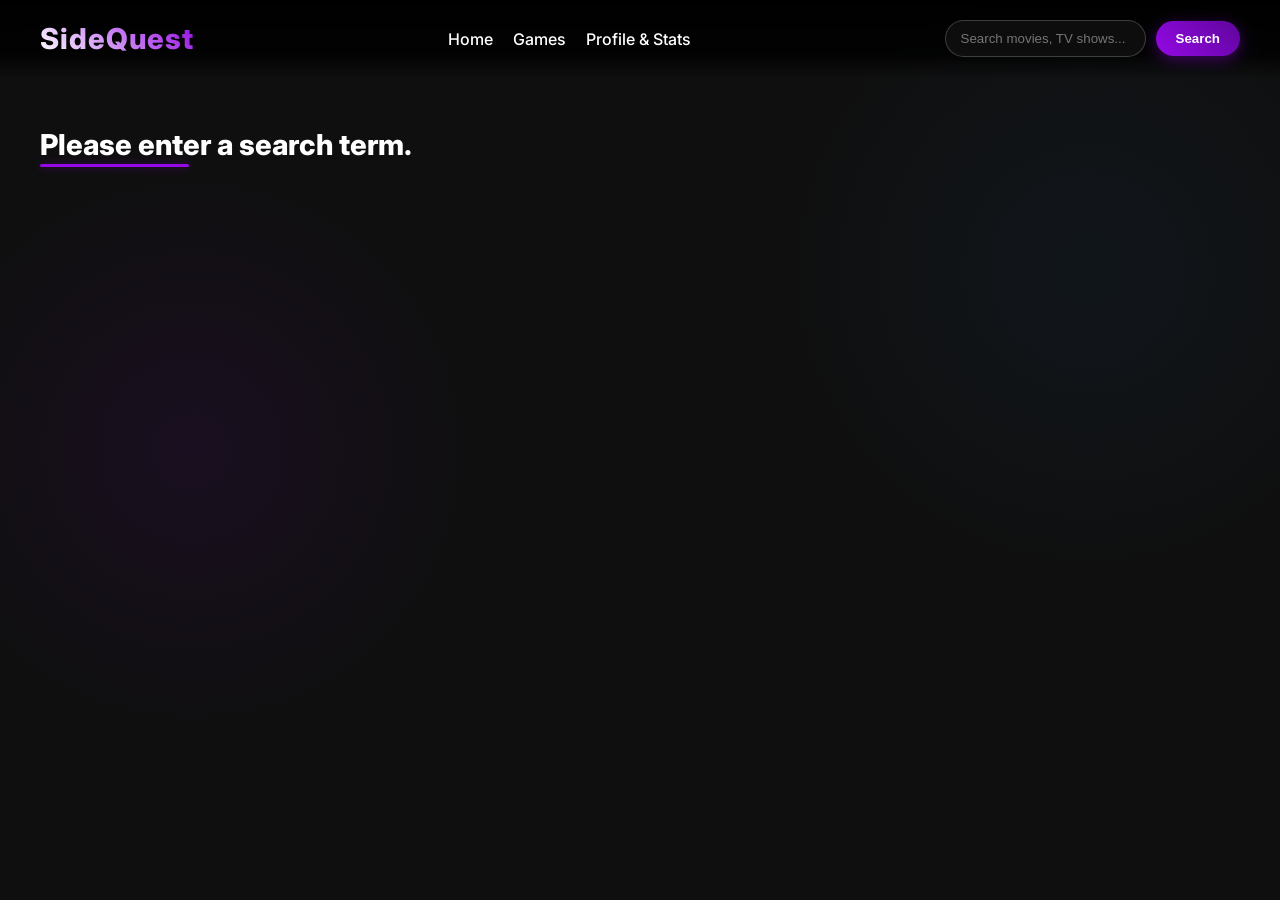
<file: frontend/search.html>
<!DOCTYPE html>
<html lang="en">

<head>
    <meta charset="UTF-8">
    <meta name="viewport" content="width=device-width, initial-scale=1.0">
    <title>Search Results - SideQuest</title>
    <link rel="stylesheet" href="css/style.css">
    <link href="https://fonts.googleapis.com/css2?family=Inter:wght@400;500;600;800&display=swap" rel="stylesheet">
</head>

<body>
    <header>
        <div class="logo">
            <a href="index.html">SideQuest</a>
        </div>
        <nav>
            <a href="index.html">Home</a>
            <a href="games.html">Games</a>
            <a href="profile.html">Profile & Stats</a>
        </nav>
        <div class="search-bar">
            <input type="text" id="searchInput" placeholder="Search movies, TV shows..."
                onkeypress="if(event.key === 'Enter') performSearch()">
            <button onclick="performSearch()">Search</button>
        </div>
    </header>

    <div class="container">
        <h2 class="section-title" id="search-title">Search Results</h2>
        <div id="search-loading" style="text-align:center; padding: 50px;">
            <p style="font-size: 1.2rem; color: var(--accent-color);">Searching...</p>
        </div>
        <div class="grid" id="search-results" style="display: none;"></div>
    </div>

    <script src="js/api.js"></script>
    <script>
        document.addEventListener('DOMContentLoaded', async () => {
            const params = new URLSearchParams(window.location.search);
            const query = params.get('q');

            if (query) {
                document.getElementById('searchInput').value = query;
                document.getElementById('search-title').innerText = `Search Results for "${query}"`;
            } else {
                document.getElementById('search-loading').style.display = 'none';
                document.getElementById('search-title').innerText = "Please enter a search term.";
                return;
            }

            try {
                const results = await api.search(query);

                document.getElementById('search-loading').style.display = 'none';
                const grid = document.getElementById('search-results');
                grid.style.display = 'grid';

                if (results && results.results && results.results.length > 0) {
                    // Filter out people or unrelated objects, we only want movies/tv
                    const validResults = results.results.filter(item => item.media_type === 'movie' || item.media_type === 'tv');

                    if (validResults.length > 0) {
                        grid.innerHTML = validResults.map(item => api.createMediaCard(item)).join('');
                    } else {
                        grid.innerHTML = '<p>No movies or TV shows found for this query.</p>';
                    }
                } else {
                    grid.innerHTML = '<p>No results found.</p>';
                }
            } catch (err) {
                console.error("Search Error:", err);
                document.getElementById('search-loading').style.display = 'none';
                document.getElementById('search-results').style.display = 'block';
                document.getElementById('search-results').innerHTML = '<p style="color:red;">Failed to load search results. Is the backend running?</p>';
            }
        });

        function performSearch() {
            const q = document.getElementById('searchInput').value;
            if (q.trim()) {
                window.location.href = `search.html?q=${encodeURIComponent(q.trim())}`;
            }
        }
    </script>
</body>

</html>
</file>
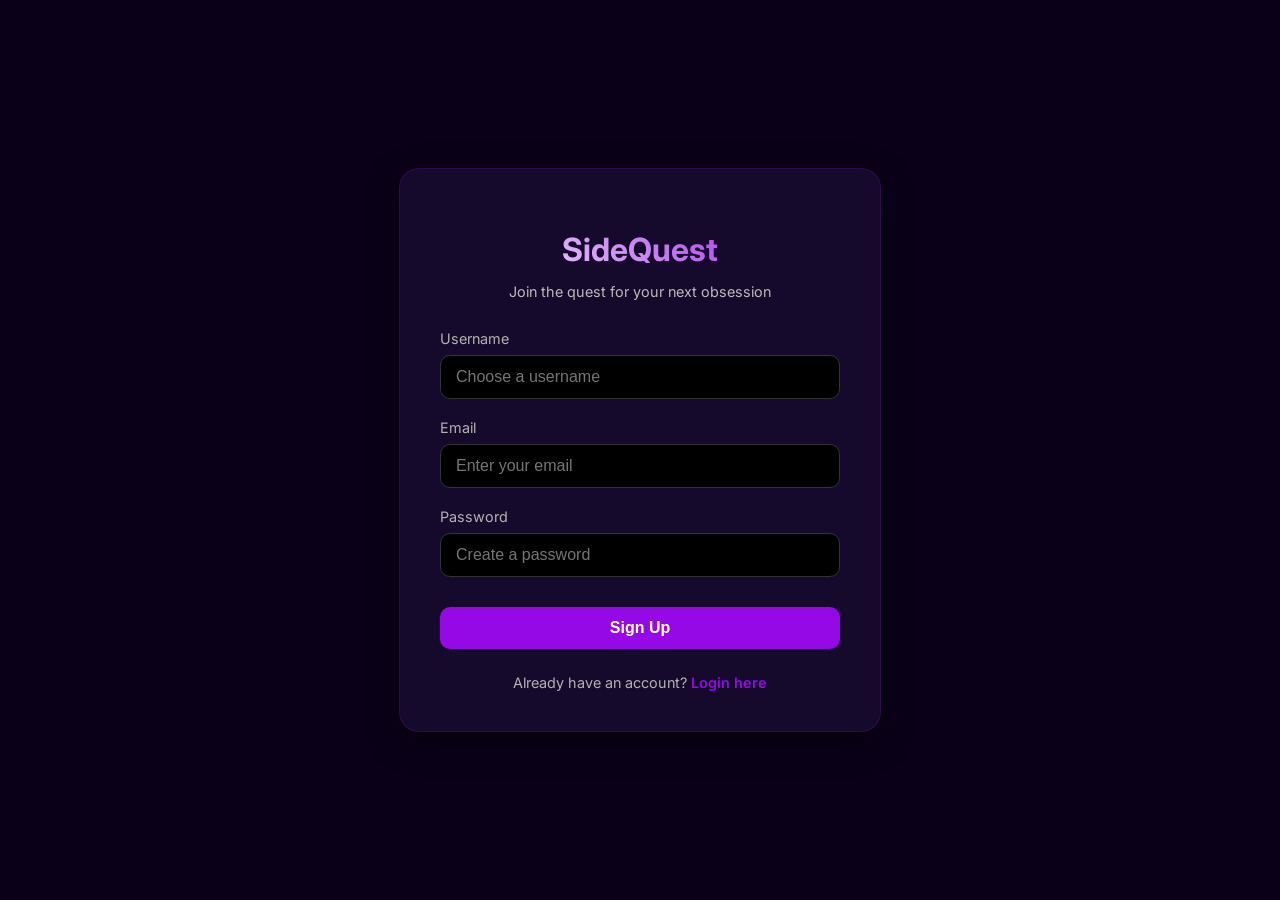
<file: frontend/signup.html>
<!DOCTYPE html>
<html lang="en">
<head>
    <meta charset="UTF-8">
    <meta name="viewport" content="width=device-width, initial-scale=1.0">
    <title>SideQuest - Sign Up</title>
    <link rel="stylesheet" href="css/auth.css">
    <link href="https://fonts.googleapis.com/css2?family=Inter:wght@400;600;800&display=swap" rel="stylesheet">
</head>
<body>
    <div class="auth-container">
        <header class="auth-header">
            <h1 onclick="window.location.href='index.html'" style="cursor: pointer;">SideQuest</h1>
            <p style="color: #bbb; font-size: 0.9rem;">Join the quest for your next obsession</p>
        </header>

        <div id="error-message" class="error-message"></div>

        <form class="auth-form" id="signupForm">
            <div class="form-group">
                <label for="username">Username</label>
                <input type="text" id="username" placeholder="Choose a username" required autocomplete="username">
            </div>
            <div class="form-group">
                <label for="email">Email</label>
                <input type="email" id="email" placeholder="Enter your email" required autocomplete="email">
            </div>
            <div class="form-group">
                <label for="password">Password</label>
                <input type="password" id="password" placeholder="Create a password" required autocomplete="new-password">
            </div>
            <button type="submit" class="auth-btn">Sign Up</button>
        </form>

        <footer class="auth-footer">
            Already have an account? <a href="login.html">Login here</a>
        </footer>
    </div>

    <script src="js/api.js"></script>
    <script src="js/auth.js"></script>
    <script>
        document.getElementById('signupForm').addEventListener('submit', async (e) => {
            e.preventDefault();
            const username = document.getElementById('username').value;
            const email = document.getElementById('email').value;
            const password = document.getElementById('password').value;
            const errorEl = document.getElementById('error-message');

            errorEl.style.display = 'none';

            try {
                const res = await api.signup({ username, email, password });
                if (res && res.token) {
                    // Save user to local storage
                    auth.saveUser({
                        id: res.user_id,
                        username: res.username,
                        token: res.token
                    });
                    window.location.href = 'index.html';
                } else {
                    errorEl.textContent = "Signup failed. Review your details and try again.";
                    errorEl.style.display = 'block';
                }
            } catch (err) {
                errorEl.textContent = "An error occurred. Is the server running?";
                errorEl.style.display = 'block';
            }
        });
    </script>
</body>
</html>
</file>
<file: frontend/css/style.css>
html {
    scroll-behavior: smooth;
}

:root {
    --bg-color: #0f0f0f;
    --text-color: #ffffff;
    --accent-color: #9409e5;
    --accent-glow: rgba(148, 9, 229, 0.4);
    --card-bg: rgba(30, 30, 30, 0.7);
    --card-border: rgba(255, 255, 255, 0.1);
    --hover-overlay: rgba(0, 0, 0, 0.6);
}

body {
    margin: 0;
    font-family: 'Inter', 'Roboto', sans-serif;
    background-color: var(--bg-color);
    color: var(--text-color);
    background-image:
        radial-gradient(circle at 15% 50%, rgba(148, 9, 229, 0.08), transparent 25%),
        radial-gradient(circle at 85% 30%, rgba(50, 150, 255, 0.05), transparent 25%);
    background-attachment: fixed;
}

h1,
h2,
h3 {
    margin: 0;
}

/* CUSTOM SCROLLBAR */
::-webkit-scrollbar {
    width: 10px;
}

::-webkit-scrollbar-track {
    background: #0a0a0a;
}

::-webkit-scrollbar-thumb {
    background: linear-gradient(to bottom, #1a1a1a, var(--accent-color));
    border-radius: 5px;
}

::-webkit-scrollbar-thumb:hover {
    background: var(--accent-color);
}

.pulsate-ai {
    animation: pulsate 2s infinite ease-in-out;
}

@keyframes pulsate {
    0% {
        box-shadow: 0 0 5px var(--accent-glow);
        transform: scale(1);
    }

    50% {
        box-shadow: 0 0 20px var(--accent-glow);
        transform: scale(1.005);
    }

    100% {
        box-shadow: 0 0 5px var(--accent-glow);
        transform: scale(1);
    }
}

/* SHUFFLE BUTTONS */
.shuffle-btn {
    background: rgba(148, 9, 229, 0.1);
    border: 1px solid rgba(148, 9, 229, 0.3);
    color: var(--accent-color);
    padding: 6px 12px;
    border-radius: 12px;
    cursor: pointer;
    font-size: 0.9rem;
    font-weight: 600;
    transition: all 0.3s ease;
    margin-left: 15px;
    display: inline-flex;
    align-items: center;
    gap: 5px;
}

.shuffle-btn:hover {
    background: var(--accent-color);
    color: white;
    transform: rotate(15deg) scale(1.1);
    box-shadow: 0 0 15px var(--accent-glow);
}

.section-header {
    display: flex;
    align-items: center;
    margin-top: 60px;
    margin-bottom: 20px;
}

.section-header .section-title {
    margin: 0;
}

/* FADE ANIMATION */
.fade-out {
    opacity: 0;
    transform: translateY(10px);
    transition: opacity 0.3s, transform 0.3s;
}

.fade-in {
    opacity: 1;
    transform: translateY(0);
}

.progress-bar {
    height: 100%;
    background: linear-gradient(90deg, var(--accent-color), #00d2ff);
    width: 0%;
    border-radius: 4px;
    transition: width 0.8s cubic-bezier(0.4, 0, 0.2, 1);
}

.challenge-completed {
    color: #4caf50;
    font-weight: bold;
    font-size: 0.9em;
    display: flex;
    align-items: center;
    gap: 5px;
}

/* QUIZ OPTIONS */
.quiz-option {
    background: rgba(255, 255, 255, 0.03);
    border: 1px solid rgba(255, 255, 255, 0.1);
    padding: 15px;
    border-radius: 8px;
    cursor: pointer;
    transition: all 0.2s ease;
    text-align: left;
    font-weight: 500;
}

.quiz-option:hover {
    background: rgba(255, 255, 255, 0.08);
    border-color: var(--accent-color);
    transform: translateX(5px);
}

.quiz-option.selected {
    background: rgba(148, 9, 229, 0.15);
    border-color: var(--accent-color);
    box-shadow: 0 0 10px var(--accent-glow);
}

.quiz-option.correct {
    background: rgba(76, 175, 80, 0.15);
    border-color: #4caf50;
    color: #4caf50;
}

.quiz-option.wrong {
    background: rgba(244, 67, 54, 0.15);
    border-color: #f44336;
    color: #f44336;
}

/* FEEDBACK MESSAGES */
.feedback-msg {
    animation: slideIn 0.3s ease-out;
    padding: 12px 18px;
    border-radius: 8px;
    margin-top: 15px;
    font-weight: 600;
    text-align: center;
    background: rgba(255, 255, 255, 0.03);
    border: 1px solid rgba(255, 255, 255, 0.08);
}

@keyframes slideIn {
    from {
        opacity: 0;
        transform: translateY(-10px);
    }

    to {
        opacity: 1;
        transform: translateY(0);
    }
}

@keyframes bounce {

    0%,
    100% {
        transform: scale(1);
    }

    50% {
        transform: scale(1.08);
    }
}

.bounce {
    animation: bounce 0.6s cubic-bezier(0.175, 0.885, 0.32, 1.275);
}

.feedback-msg {
    padding: 12px 18px;
    border-radius: 8px;
    margin-top: 15px;
    font-weight: 600;
    text-align: center;
    background: rgba(255, 255, 255, 0.03);
    border: 1px solid rgba(255, 255, 255, 0.08);
}

.btn-secondary {
    background: rgba(255, 255, 255, 0.1);
    color: #fff;
    border: 1px solid rgba(255, 255, 255, 0.1);
    box-shadow: none;
}

.btn-secondary:hover {
    background: rgba(255, 255, 255, 0.2);
    border-color: rgba(255, 255, 255, 0.3);
}

.next-btn {
    background: linear-gradient(45deg, #00d2ff, #3a7bd5);
    width: 100%;
    margin-top: 15px;
    font-size: 1rem;
    padding: 12px;
}

header {
    display: flex;
    justify-content: space-between;
    align-items: center;
    padding: 20px 40px;
    background: linear-gradient(to bottom, rgba(0, 0, 0, 0.95), rgba(0, 0, 0, 0.8) 70%, transparent);
    position: sticky;
    top: 0;
    z-index: 1000;
    backdrop-filter: blur(10px);
    -webkit-backdrop-filter: blur(10px);
}

.logo a {
    color: transparent;
    background: linear-gradient(45deg, #fff, var(--accent-color));
    -webkit-background-clip: text;
    background-clip: text;
    font-size: 1.8rem;
    font-weight: 800;
    text-decoration: none;
    letter-spacing: 1px;
}

nav {
    display: flex;
    gap: 20px;
    align-items: center;
}

nav a {
    color: var(--text-color);
    text-decoration: none;
    font-weight: 500;
    transition: color 0.3s, text-shadow 0.3s;
}

nav a:hover {
    color: var(--accent-color);
    text-shadow: 0 0 10px var(--accent-glow);
}

.search-bar {
    display: flex;
    align-items: center;
}

.search-bar input {
    padding: 10px 15px;
    border-radius: 20px;
    border: 1px solid rgba(255, 255, 255, 0.2);
    background-color: rgba(255, 255, 255, 0.05);
    color: white;
    outline: none;
    transition: all 0.3s;
    backdrop-filter: blur(5px);
}

.search-bar input:focus {
    background-color: rgba(255, 255, 255, 0.15);
    border-color: var(--accent-color);
    box-shadow: 0 0 15px var(--accent-glow);
}

.btn,
.search-bar button {
    background: linear-gradient(45deg, var(--accent-color), #5f059c);
    color: white;
    border: none;
    padding: 10px 20px;
    border-radius: 20px;
    margin-left: 10px;
    cursor: pointer;
    font-weight: bold;
    transition: all 0.3s ease;
    box-shadow: 0 4px 15px var(--accent-glow);
    text-decoration: none;
    display: inline-block;
    text-align: center;
}

.btn:hover,
.search-bar button:hover {
    transform: translateY(-2px);
    box-shadow: 0 6px 20px var(--accent-glow);
    filter: brightness(1.1);
}

.container {
    padding: 20px 40px;
    max-width: 1400px;
    margin: 0 auto;
}

.section-title {
    margin: 30px 0 20px;
    font-size: 1.8rem;
    font-weight: 800;
    position: relative;
    display: inline-block;
}

.section-title::after {
    content: '';
    position: absolute;
    bottom: -5px;
    left: 0;
    width: 40%;
    height: 3px;
    background: var(--accent-color);
    border-radius: 3px;
    box-shadow: 0 0 8px var(--accent-glow);
}

.grid {
    display: grid;
    grid-template-columns: repeat(auto-fill, minmax(200px, 1fr));
    gap: 25px;
}

/* Glassmorphism Media Cards */
.card {
    background: var(--card-bg);
    border: 1px solid var(--card-border);
    backdrop-filter: blur(10px);
    -webkit-backdrop-filter: blur(10px);
    border-radius: 12px;
    overflow: hidden;
    cursor: pointer;
    display: flex;
    flex-direction: column;
    transition: all 0.4s cubic-bezier(0.175, 0.885, 0.32, 1.275);
    position: relative;
}

.card::before {
    content: '';
    position: absolute;
    top: 0;
    left: 0;
    right: 0;
    bottom: 0;
    background: linear-gradient(180deg, transparent 50%, rgba(0, 0, 0, 0.8) 100%);
    z-index: 1;
    pointer-events: none;
    opacity: 0.8;
}

.card:hover {
    transform: translateY(-10px) scale(1.02);
    box-shadow: 0 15px 30px rgba(0, 0, 0, 0.8), 0 0 15px var(--accent-glow);
    border-color: rgba(148, 9, 229, 0.5);
}

.card img {
    width: 100%;
    aspect-ratio: 2/3;
    object-fit: cover;
    transition: transform 0.5s;
}

.card:hover img {
    transform: scale(1.05);
}

.card-content {
    position: absolute;
    bottom: 0;
    width: 100%;
    padding: 15px;
    box-sizing: border-box;
    z-index: 2;
    transform: translateY(10px);
    transition: transform 0.3s;
}

.card:hover .card-content {
    transform: translateY(0);
}

.card-title {
    font-size: 1.1rem;
    font-weight: 700;
    margin-bottom: 5px;
    white-space: nowrap;
    overflow: hidden;
    text-overflow: ellipsis;
    text-shadow: 0 2px 4px rgba(0, 0, 0, 0.8);
}

.card-meta {
    display: flex;
    justify-content: space-between;
    font-size: 0.85rem;
    color: #e0e0e0;
    font-weight: 500;
}

.rating {
    color: #f5c518;
    font-weight: bold;
    text-shadow: 0 0 5px rgba(245, 197, 24, 0.4);
}

/* Feature 5: Mood Buttons */
.mood-container {
    display: flex;
    gap: 15px;
    flex-wrap: wrap;
    margin-bottom: 30px;
}

.mood-btn {
    background: rgba(255, 255, 255, 0.05);
    border: 1px solid rgba(255, 255, 255, 0.2);
    color: white;
    padding: 12px 25px;
    border-radius: 30px;
    font-size: 1.1rem;
    font-weight: bold;
    cursor: pointer;
    backdrop-filter: blur(5px);
    transition: all 0.3s ease;
    display: flex;
    align-items: center;
    gap: 8px;
}

.mood-btn:hover {
    background: var(--accent-color);
    border-color: var(--accent-color);
    transform: translateY(-3px);
    box-shadow: 0 8px 20px var(--accent-glow);
}

/* Feature 4: Profile / Achievements */
.profile-header {
    background: linear-gradient(135deg, rgba(30, 30, 30, 0.8), rgba(148, 9, 229, 0.2));
    border: 1px solid var(--card-border);
    backdrop-filter: blur(10px);
    border-radius: 15px;
    padding: 30px;
    display: flex;
    align-items: center;
    gap: 30px;
    margin-bottom: 40px;
}

.stats-grid {
    display: flex;
    gap: 30px;
}

.stat-box {
    text-align: center;
}

.stat-value {
    font-size: 2.5rem;
    font-weight: 800;
    color: transparent;
    background: linear-gradient(45deg, #fff, var(--accent-color));
    -webkit-background-clip: text;
    background-clip: text;
}

.stat-label {
    color: #aaa;
    font-size: 0.9rem;
    text-transform: uppercase;
    letter-spacing: 1px;
}

.achievements-grid {
    display: grid;
    grid-template-columns: repeat(auto-fill, minmax(280px, 1fr));
    gap: 20px;
}

.achievement-card {
    background: var(--card-bg);
    border: 1px solid var(--card-border);
    border-radius: 12px;
    padding: 20px;
    display: flex;
    align-items: center;
    gap: 15px;
    position: relative;
    overflow: hidden;
    transition: transform 0.3s, border-color 0.3s;
}

.achievement-card.unlocked {
    border-color: rgba(148, 9, 229, 0.4);
    background: linear-gradient(145deg, rgba(30, 30, 30, 0.9), rgba(148, 9, 229, 0.1));
}

.achievement-card.unlocked:hover {
    transform: translateY(-5px);
    box-shadow: 0 10px 20px rgba(0, 0, 0, 0.5), 0 0 15px var(--accent-glow);
}

.achievement-card.locked {
    opacity: 0.6;
    filter: grayscale(100%);
}

.achievement-icon {
    font-size: 2.5rem;
    width: 60px;
    height: 60px;
    display: flex;
    align-items: center;
    justify-content: center;
    background: rgba(255, 255, 255, 0.05);
    border-radius: 50%;
}

.unlocked .achievement-icon {
    background: linear-gradient(45deg, rgba(148, 9, 229, 0.2), rgba(148, 9, 229, 0.6));
    box-shadow: 0 0 15px var(--accent-glow);
}

/* Watch History Item */
.history-item {
    background: rgba(255, 255, 255, 0.03);
    border-radius: 8px;
    padding: 12px 20px;
    display: flex;
    justify-content: space-between;
    align-items: center;
    margin-bottom: 10px;
    border-left: 3px solid var(--accent-color);
}

/* Feature 3: Character Map Network Container */
#network-container {
    width: 100%;
    height: 70vh;
    border: 1px solid var(--card-border);
    border-radius: 15px;
    background: rgba(0, 0, 0, 0.5);
    backdrop-filter: blur(10px);
    box-shadow: inset 0 0 30px rgba(0, 0, 0, 0.8);
}

/* Specific Feature Overrides */
.suprise-btn {
    background: linear-gradient(45deg, #ff007b, #9409e5);
    font-size: 1.1rem;
    padding: 12px 24px;
}

/* Backdrop */
.backdrop-banner {
    position: absolute;
    top: 0;
    left: 0;
    width: 100%;
    height: 65vh;
    background-size: cover;
    background-position: center;
    background-repeat: no-repeat;
    mask-image: linear-gradient(to bottom, rgba(0, 0, 0, 1) 40%, rgba(0, 0, 0, 0));
    -webkit-mask-image: linear-gradient(to bottom, rgba(0, 0, 0, 1) 40%, rgba(0, 0, 0, 0));
    z-index: -1;
    opacity: 0.5;
}

/* Details Page */
.details-hero {
    display: flex;
    gap: 50px;
    margin-top: 15vh;
    flex-wrap: wrap;
    background: rgba(20, 20, 20, 0.6);
    backdrop-filter: blur(15px);
    -webkit-backdrop-filter: blur(15px);
    border: 1px solid rgba(255, 255, 255, 0.05);
    padding: 40px;
    border-radius: 20px;
    box-shadow: 0 25px 50px rgba(0, 0, 0, 0.5);
}

.poster-col img {
    width: 320px;
    max-width: 100%;
    border-radius: 12px;
    box-shadow: 0 10px 30px rgba(0, 0, 0, 0.8), 0 0 20px rgba(148, 9, 229, 0.2);
}

.info-col {
    flex: 1;
}

.title-section h1 {
    font-size: 3rem;
    font-weight: 800;
    margin-bottom: 10px;
    line-height: 1.1;
}

.title-section h1 span {
    color: #aaa;
    font-weight: 400;
}

.tagline {
    font-style: italic;
    color: #bbb;
    font-size: 1.2rem;
    margin-bottom: 25px;
}

.badge {
    background: rgba(255, 255, 255, 0.1);
    backdrop-filter: blur(5px);
    padding: 6px 14px;
    border-radius: 20px;
    font-size: 0.9rem;
    font-weight: 600;
    border: 1px solid rgba(255, 255, 255, 0.1);
}

/* Watch button on details page */
.action-buttons {
    display: flex;
    gap: 15px;
    margin-top: 30px;
    margin-bottom: 20px;
}

/* Seasons & Episodes Lists */
.seasons-list {
    display: flex;
    overflow-x: auto;
    gap: 20px;
    padding: 10px 10px 20px 10px;
    scrollbar-width: thin;
    scrollbar-color: var(--accent-color) rgba(255, 255, 255, 0.05);
}

.seasons-list::-webkit-scrollbar {
    height: 8px;
}

.seasons-list::-webkit-scrollbar-thumb {
    background-color: var(--accent-color);
    border-radius: 10px;
}

.season-card {
    background: var(--card-bg);
    border: 1px solid var(--card-border);
    backdrop-filter: blur(5px);
    padding: 20px;
    border-radius: 12px;
    cursor: pointer;
    min-width: 160px;
    text-align: center;
    transition: all 0.3s;
}

.season-card:hover {
    transform: translateY(-5px);
    border-color: var(--accent-color);
    box-shadow: 0 10px 20px rgba(0, 0, 0, 0.4);
}

.season-card.active {
    background: linear-gradient(135deg, var(--accent-color), #5f059c);
    border-color: transparent;
    box-shadow: 0 5px 15px var(--accent-glow);
}

.episodes-grid {
    display: grid;
    grid-template-columns: repeat(auto-fill, minmax(280px, 1fr));
    gap: 25px;
}

.episode-card {
    background: var(--card-bg);
    border: 1px solid var(--card-border);
    border-radius: 10px;
    overflow: hidden;
    transition: all 0.3s;
    cursor: pointer;
}

.episode-card:hover {
    transform: translateY(-5px) scale(1.02);
    border-color: rgba(148, 9, 229, 0.5);
    box-shadow: 0 10px 25px rgba(0, 0, 0, 0.5);
}

.episode-card img {
    width: 100%;
    aspect-ratio: 16/9;
    object-fit: cover;
    transition: transform 0.5s;
}

.episode-card:hover img {
    transform: scale(1.05);
}

.episode-info {
    padding: 20px;
}

.episode-title {
    font-weight: 700;
    font-size: 1.1rem;
    margin-bottom: 8px;
}

.episode-desc {
    color: #bbb;
    font-size: 0.9rem;
    line-height: 1.5;
}

/* Reviews */
.review-form {
    background: rgba(30, 30, 30, 0.5);
    backdrop-filter: blur(10px);
    border: 1px solid var(--card-border);
    padding: 30px;
    border-radius: 15px;
    margin-bottom: 30px;
}

/* User Voting System (1-10 Stars) */
.user-rating-box {
    display: inline-flex;
    align-items: center;
    background: rgba(255, 255, 255, 0.05);
    border: 1px solid rgba(255, 255, 255, 0.1);
    padding: 8px 15px;
    border-radius: 30px;
    margin-top: 15px;
    backdrop-filter: blur(5px);
}

.star-rating {
    display: flex;
    flex-direction: row-reverse;
    justify-content: flex-end;
    margin-right: 15px;
}

.star-rating input {
    display: none;
}

.star-rating label {
    color: #444;
    font-size: 1.5rem;
    padding: 0 2px;
    cursor: pointer;
    transition: color 0.2s, transform 0.2s;
    text-shadow: 0 2px 4px rgba(0, 0, 0, 0.5);
}

.star-rating label:hover,
.star-rating label:hover~label,
.star-rating input:checked~label {
    color: #f5c518;
    text-shadow: 0 0 10px rgba(245, 197, 24, 0.5);
}

.star-rating label:hover {
    transform: scale(1.2);
}

.rating-display {
    display: flex;
    flex-direction: column;
    justify-content: center;
    border-left: 1px solid rgba(255, 255, 255, 0.2);
    padding-left: 15px;
}

.rating-avg {
    font-size: 1.2rem;
    font-weight: 800;
    color: #f5c518;
    line-height: 1;
}

.rating-count {
    font-size: 0.8rem;
    color: #aaa;
    margin-top: 4px;
}

.review-form textarea {
    width: 100%;
    box-sizing: border-box;
    height: 120px;
    background: rgba(0, 0, 0, 0.3);
    border: 1px solid rgba(255, 255, 255, 0.1);
    color: white;
    padding: 15px;
    border-radius: 8px;
    margin-bottom: 15px;
    font-family: inherit;
    resize: vertical;
}

.review-form textarea:focus {
    outline: none;
    border-color: var(--accent-color);
}

.review-form select {
    background: rgba(0, 0, 0, 0.3);
    border: 1px solid rgba(255, 255, 255, 0.1);
    color: white;
    padding: 10px;
    border-radius: 8px;
    margin-right: 15px;
    font-weight: bold;
}

.review-item {
    background: rgba(255, 255, 255, 0.03);
    border-left: 4px solid var(--accent-color);
    padding: 20px;
    border-radius: 0 8px 8px 0;
    margin-bottom: 15px;
    box-shadow: 0 4px 6px rgba(0, 0, 0, 0.1);
}

.review-header {
    display: flex;
    justify-content: space-between;
    margin-bottom: 15px;
}

@media(max-width:768px) {
    header {
        flex-direction: column;
        gap: 15px;
        padding: 15px;
    }

    .details-hero {
        flex-direction: column;
        padding: 20px;
    }

    .poster-col img {
        margin: 0 auto;
        display: block;
    }
}

/* CINEMATIC INTRO STYLES */
#intro-overlay {
    position: fixed;
    top: 0;
    left: 0;
    width: 100%;
    height: 100%;
    background-color: #000;
    display: flex;
    justify-content: center;
    align-items: center;
    z-index: 99999;
    transition: opacity 1s ease-in-out, visibility 1s;
    overflow: hidden;
}

.intro-content {
    position: relative;
    display: flex;
    justify-content: center;
    align-items: center;
}

.intro-logo {
    font-size: clamp(3rem, 10vw, 6rem);
    font-weight: 900;
    color: transparent;
    background: linear-gradient(to right, #ffffff, var(--accent-color), #ffffff);
    background-size: 200% auto;
    -webkit-background-clip: text;
    background-clip: text;
    letter-spacing: 0.5rem;
    position: relative;
    z-index: 2;
    filter: drop-shadow(0 0 15px var(--accent-glow));
    animation: 
        logo-reveal 2.5s cubic-bezier(0.4, 0, 0.2, 1) forwards,
        shimmer 3s infinite linear;
    text-transform: uppercase;
}

.intro-glow {
    position: absolute;
    width: 150%;
    height: 150%;
    background: radial-gradient(circle, var(--accent-color) 0%, transparent 70%);
    opacity: 0;
    filter: blur(50px);
    z-index: 1;
    animation: glow-pulse 2.5s ease-in-out forwards;
}

@keyframes logo-reveal {
    0% {
        opacity: 0;
        transform: scale(0.8);
        filter: blur(20px) brightness(0);
        letter-spacing: 2rem;
    }
    40% {
        opacity: 1;
        filter: blur(0) brightness(1.2);
        transform: scale(1.05);
        letter-spacing: 0.5rem;
    }
    100% {
        opacity: 1;
        transform: scale(1);
        filter: brightness(1);
        letter-spacing: 0.7rem;
    }
}

@keyframes shimmer {
    to {
        background-position: 200% center;
    }
}

@keyframes glow-pulse {
    0% {
        opacity: 0;
        transform: scale(0.5);
    }
    50% {
        opacity: 0.4;
        transform: scale(1.2);
    }
    100% {
        opacity: 0.1;
        transform: scale(1);
    }
}

.intro-hidden {
    opacity: 0;
    visibility: hidden;
    pointer-events: none;
}

/* SPIN WHEEL MODAL */
.modal {
    display: none;
    position: fixed;
    z-index: 100000;
    left: 0;
    top: 0;
    width: 100%;
    height: 100%;
    background-color: rgba(0,0,0,0.9);
    backdrop-filter: blur(8px);
    overflow-y: auto;
}

.modal-content {
    background: #111;
    margin: 5% auto;
    padding: 40px;
    border: 1px solid var(--accent-color);
    width: 90%;
    max-width: 600px;
    border-radius: 20px;
    position: relative;
    box-shadow: 0 0 40px var(--accent-glow);
}

.close {
    color: #aaa;
    position: absolute;
    right: 25px;
    top: 15px;
    font-size: 2rem;
    font-weight: bold;
    cursor: pointer;
    transition: color 0.3s;
}

.close:hover {
    color: var(--accent-color);
}

/* WHEEL UI */
.wheel-container {
    position: relative;
    width: 400px;
    height: 400px;
    margin: 0 auto 30px;
}

#wheel-canvas {
    width: 100%;
    height: 100%;
    border-radius: 50%;
    box-shadow: 0 0 30px var(--accent-glow), inset 0 0 30px rgba(0,0,0,0.5);
    border: 4px solid #222;
}

#wheel-pointer {
    position: absolute;
    top: -15px;
    left: 50%;
    transform: translateX(-50%);
    width: 0;
    height: 0;
    border-left: 20px solid transparent;
    border-right: 20px solid transparent;
    border-top: 30px solid #fff;
    z-index: 10;
    filter: drop-shadow(0 0 10px rgba(255,255,255,0.5));
}

#wheel-inner-circle {
    position: absolute;
    top: 50%;
    left: 50%;
    transform: translate(-50%, -50%);
    width: 80px;
    height: 80px;
    background: #111;
    border: 3px solid var(--accent-color);
    border-radius: 50%;
    display: flex;
    align-items: center;
    justify-content: center;
    color: white;
    font-weight: 900;
    font-size: 1.2rem;
    cursor: pointer;
    z-index: 5;
    box-shadow: 0 0 15px var(--accent-glow);
    transition: transform 0.2s, background 0.2s;
}

#wheel-inner-circle:hover {
    transform: translate(-50%, -50%) scale(1.1);
    background: var(--accent-color);
}

/* SPIN RESULT */
.spin-result-container {
    background: rgba(255,255,255,0.05);
    border: 1px solid rgba(255,255,255,0.1);
    border-radius: 15px;
    padding: 20px;
    display: flex;
    gap: 20px;
    align-items: center;
    animation: slideInUp 0.5s ease-out;
}

.spin-result-container img {
    width: 100px;
    border-radius: 8px;
    box-shadow: 0 5px 15px rgba(0,0,0,0.5);
}

@keyframes slideInUp {
    from {
        opacity: 0;
        transform: translateY(20px);
    }
    to {
        opacity: 1;
        transform: translateY(0);
    }
}

/* =========================================
   SPIN WHEEL MODAL STYLES (INLINE)
   ========================================= */

#surpriseModal {
    position: fixed;
    top: 0;
    left: 0;
    width: 100%;
    height: 100%;
    background: rgba(0, 0, 0, 0.85);
    backdrop-filter: blur(15px);
    -webkit-backdrop-filter: blur(15px);
    z-index: 10000;
    display: none; /* Hidden by default */
    align-items: center;
    justify-content: center;
    padding: 20px;
    animation: fadeInModal 0.4s ease-out;
}

@keyframes fadeInModal {
    from { opacity: 0; transform: scale(1.05); }
    to { opacity: 1; transform: scale(1); }
}

#surpriseModal.show {
    display: flex;
}

.modal-inner {
    width: 100%;
    max-width: 900px;
    background: #0c0c0c;
    border: 2px solid var(--accent-color);
    border-radius: 25px;
    padding: 40px;
    position: relative;
    box-shadow: 0 0 50px rgba(148, 9, 229, 0.4);
    max-height: 90vh;
    overflow-y: auto;
    scrollbar-width: thin;
    scrollbar-color: var(--accent-color) rgba(0,0,0,0.5);
}

.modal-inner::-webkit-scrollbar {
    width: 8px;
}

.modal-inner::-webkit-scrollbar-thumb {
    background: var(--accent-color);
    border-radius: 10px;
}

.close-modal {
    position: absolute;
    top: 15px;
    right: 15px;
    width: 45px;
    height: 45px;
    background: rgba(255, 255, 255, 0.05);
    border: 1px solid rgba(255, 255, 255, 0.1);
    color: white;
    font-size: 2.5rem;
    cursor: pointer;
    border-radius: 50%;
    display: flex;
    align-items: center;
    justify-content: center;
    transition: all 0.3s;
    line-height: 0;
    z-index: 100;
}

.close-modal:hover {
    background: var(--accent-color);
    transform: rotate(90deg);
}

.modal-header {
    text-align: center;
    margin-bottom: 35px;
}

.modal-header h2 {
    font-family: 'Inter', sans-serif;
    font-weight: 800;
    font-size: 2.2rem;
    background: linear-gradient(45deg, #fff, var(--accent-color));
    -webkit-background-clip: text;
    background-clip: text;
    color: transparent;
    text-transform: uppercase;
    letter-spacing: 1px;
}

/* Wheel Layout */
.wheel-wrapper {
    display: flex;
    flex-direction: column;
    align-items: center;
    gap: 35px;
}

.wheel-canvas-container {
    position: relative;
    padding: 10px;
    border-radius: 50%;
    background: #111;
    border: 2px solid var(--accent-color);
    box-shadow: 0 0 30px rgba(148, 9, 229, 0.3);
}

.wheel-pointer {
    position: absolute;
    top: -15px;
    left: 50%;
    transform: translateX(-50%);
    width: 30px;
    height: 35px;
    background: white;
    clip-path: polygon(50% 100%, 0 0, 100% 0);
    filter: drop-shadow(0 0 10px rgba(255, 255, 255, 0.5));
    z-index: 10;
}

#spinBtn {
    background: linear-gradient(45deg, var(--accent-color), #ff007b);
    border: none;
    color: white;
    padding: 18px 60px;
    font-size: 1.6rem;
    font-weight: 800;
    border-radius: 50px;
    cursor: pointer;
    box-shadow: 0 5px 25px rgba(255, 0, 123, 0.4);
    transition: all 0.3s cubic-bezier(0.175, 0.885, 0.32, 1.275);
    text-transform: uppercase;
    letter-spacing: 3px;
}

#spinBtn:hover:not(:disabled) {
    transform: translateY(-5px) scale(1.05);
    box-shadow: 0 10px 40px rgba(255, 0, 123, 0.6);
}

#spinBtn:disabled {
    opacity: 0.5;
    cursor: not-allowed;
    filter: grayscale(1);
    transform: none;
}

/* Result Grid */
#resultSection {
    margin-top: 50px;
    opacity: 0;
    transform: translateY(30px);
    transition: all 0.8s cubic-bezier(0.23, 1, 0.32, 1);
    width: 100%;
}

#resultSection.show {
    opacity: 1;
    transform: translateY(0);
}

.result-heading {
    text-align: center;
    font-size: 1.8rem;
    margin-bottom: 35px;
    color: #fff;
    font-weight: 700;
}

.result-heading span {
    color: var(--accent-color);
}

.result-cards-grid {
    display: grid;
    grid-template-columns: repeat(auto-fit, minmax(180px, 1fr));
    gap: 25px;
    justify-content: center;
}

.result-card {
    background: #1a1a1a;
    border: 1px solid rgba(255, 255, 255, 0.1);
    border-radius: 12px;
    overflow: hidden;
    cursor: pointer;
    transition: all 0.3s ease;
    text-decoration: none;
    color: white;
    display: block;
}

.result-card:hover {
    transform: translateY(-10px) scale(1.05);
    border-color: var(--accent-color);
    box-shadow: 0 15px 40px rgba(0, 0, 0, 0.7), 0 0 20px rgba(148, 9, 229, 0.4);
    z-index: 10;
}

.result-card-poster {
    width: 100%;
    aspect-ratio: 2/3;
    object-fit: cover;
    display: block;
}

.result-card-info {
    padding: 15px;
}

.result-card-title {
    font-size: 1rem;
    font-weight: 700;
    margin-bottom: 8px;
    white-space: nowrap;
    overflow: hidden;
    text-overflow: ellipsis;
}

.result-card-meta {
    display: flex;
    justify-content: space-between;
    align-items: center;
    font-size: 0.85rem;
}

.result-rating {
    color: #ffcc00;
    font-weight: 800;
}

.result-badge {
    padding: 3px 8px;
    border-radius: 4px;
    background: rgba(148, 9, 229, 0.1);
    color: var(--accent-color);
    font-size: 0.7rem;
    font-weight: 800;
    text-transform: uppercase;
    border: 1px solid rgba(148, 9, 229, 0.2);
}

#confettiContainer {
    position: fixed;
    top: 0;
    left: 0;
    width: 100%;
    height: 100%;
    pointer-events: none;
    z-index: 10001;
}

/* Scroll Lock */
body.modal-open {
    overflow: hidden;
}
</file>
<file: frontend/spinwheel/style.css>
:root {
    --bg-color: #0c0c0c;
    --card-bg: #1a1a1a;
    --neon-accent: #9409e5;
    --text-primary: #ffffff;
    --text-secondary: #aaaaaa;
    --border-glow: 0 0 15px rgba(148, 9, 229, 0.4);
    --neon-pulse: 0 0 25px rgba(148, 9, 229, 0.8);
}

* {
    margin: 0;
    padding: 0;
    box-sizing: border-box;
}

body {
    background-color: var(--bg-color);
    color: var(--text-primary);
    font-family: 'Roboto', sans-serif;
    overflow-x: hidden;
    min-height: 100vh;
}

.container {
    max-width: 1200px;
    margin: 0 auto;
    padding: 40px 20px;
    text-align: center;
}

header {
    margin-bottom: 50px;
}

.logo {
    font-family: 'Orbitron', sans-serif;
    font-size: 3rem;
    font-weight: 800;
    letter-spacing: 5px;
    text-shadow: 0 0 15px rgba(148, 9, 229, 0.6);
}

.logo span {
    color: var(--neon-accent);
}

.subtitle {
    font-family: 'Orbitron', sans-serif;
    color: var(--text-secondary);
    font-size: 0.9rem;
    margin-top: 10px;
    letter-spacing: 2px;
}

/* Main Layout */
main {
    display: flex;
    flex-direction: column;
    align-items: center;
    gap: 60px;
}

/* Wheel Section */
.wheel-section {
    position: relative;
    width: 100%;
    max-width: 500px;
    display: flex;
    flex-direction: column;
    align-items: center;
}

.wheel-container {
    padding: 10px;
    background: transparent;
    border-radius: 50%;
    position: relative;
    box-shadow: var(--border-glow);
    animation: glowPulse 2s infinite alternate ease-in-out;
}

@keyframes glowPulse {
    from { box-shadow: 0 0 10px rgba(148, 9, 229, 0.3); }
    to { box-shadow: 0 0 25px rgba(148, 9, 229, 0.7); }
}

#wheelCanvas {
    display: block;
}

.pointer {
    width: 40px;
    height: 40px;
    background: white;
    position: absolute;
    top: -15px;
    left: 50%;
    transform: translateX(-50%) rotate(45deg);
    z-index: 10;
    border: 3px solid var(--bg-color);
    box-shadow: 0 0 10px rgba(255, 255, 255, 0.5);
    clip-path: polygon(0% 0%, 100% 100%, 0% 100%);
    border-radius: 0 0 0 10px;
}

/* Spin Button */
#spinBtn {
    margin-top: 40px;
    background: transparent;
    border: 2px solid var(--neon-accent);
    color: var(--neon-accent);
    padding: 15px 45px;
    font-family: 'Orbitron', sans-serif;
    font-size: 1.5rem;
    font-weight: 700;
    cursor: pointer;
    border-radius: 5px;
    transition: all 0.3s cubic-bezier(0.175, 0.885, 0.32, 1.275);
    box-shadow: var(--border-glow);
}

#spinBtn:hover:not(:disabled) {
    background: var(--neon-accent);
    color: white;
    box-shadow: var(--neon-pulse);
    transform: scale(1.1);
}

#spinBtn:disabled {
    opacity: 0.5;
    cursor: not-allowed;
    border-color: #555;
    color: #555;
    box-shadow: none;
}

#loadingStatus {
    margin-top: 15px;
    color: var(--text-secondary);
    font-size: 0.9rem;
    font-style: italic;
}

/* Result Section */
#resultSection {
    width: 100%;
    opacity: 0;
    transform: translateY(30px);
    transition: all 0.6s ease-out;
}

#resultSection.show {
    opacity: 1;
    transform: translateY(0);
}

#resultSection h2 {
    font-family: 'Orbitron', sans-serif;
    font-size: 2rem;
    margin-bottom: 30px;
    color: var(--neon-accent);
}

.cards-grid {
    display: grid;
    grid-template-columns: repeat(auto-fit, minmax(200px, 1fr));
    gap: 25px;
    justify-items: center;
}

/* Overriding api.createMediaCard styles for standalone page compatibility if needed */
.card {
    background-color: var(--card-bg);
    border-radius: 12px;
    overflow: hidden;
    width: 100%;
    max-width: 240px;
    transition: transform 0.3s ease, box-shadow 0.3s ease;
    border: 1px solid #333;
    animation: cardIn 0.5s forwards cubic-bezier(0, 0.6, 0.45, 1);
    cursor: pointer;
}

@keyframes cardIn {
    from { opacity: 0; transform: translateY(40px); }
    to { opacity: 1; transform: translateY(0); }
}

.card:hover {
    transform: translateY(-10px);
    box-shadow: 0 15px 30px rgba(0, 0, 0, 0.6), 0 0 15px rgba(148, 9, 229, 0.4);
    border-color: var(--neon-accent);
}

.card img {
    width: 100%;
    aspect-ratio: 2/3;
    object-fit: cover;
}

.card-content {
    padding: 15px;
    text-align: left;
}

/* Loading overlay */
#loadingOverlay {
    position: fixed;
    top: 0;
    left: 0;
    width: 100%;
    height: 100%;
    background: rgba(0, 0, 0, 0.9);
    display: flex;
    flex-direction: column;
    justify-content: center;
    align-items: center;
    z-index: 1000;
}

.spinner {
    width: 50px;
    height: 50px;
    border: 5px solid rgba(148, 9, 229, 0.2);
    border-top: 5px solid var(--neon-accent);
    border-radius: 50%;
    animation: spinRow 1s linear infinite;
    margin-bottom: 20px;
}

@keyframes spinRow {
    0% { transform: rotate(0deg); }
    100% { transform: rotate(360deg); }
}

.hidden {
    display: none !important;
}

#confettiCanvas {
    position: fixed;
    top: 0;
    left: 0;
    width: 100%;
    height: 100%;
    pointer-events: none;
    z-index: 1001;
}

@media screen and (max-width: 600px) {
    .logo { font-size: 2.2rem; }
    #wheelCanvas { width: 320px; height: 320px; }
    .wheel-section { max-width: 320px; }
}
</file>
<file: frontend/css/auth.css>
/* auth.css */
:root {
    --bg-color: #0a0118;
    --card-bg: #160a2c;
    --accent-color: #9409e5;
    --text-color: #ffffff;
    --text-dim: #b3b3b3;
}

body {
    margin: 0;
    padding: 0;
    font-family: 'Inter', sans-serif;
    background-color: var(--bg-color);
    color: var(--text-color);
    display: flex;
    justify-content: center;
    align-items: center;
    min-height: 100vh;
}

.auth-container {
    width: 100%;
    max-width: 400px;
    padding: 40px;
    background: var(--card-bg);
    border-radius: 20px;
    box-shadow: 0 10px 30px rgba(0, 0, 0, 0.5);
    border: 1px solid rgba(148, 9, 229, 0.2);
}

.auth-header {
    text-align: center;
    margin-bottom: 30px;
}

.auth-header h1 {
    font-size: 2rem;
    margin-bottom: 10px;
    background: linear-gradient(45deg, #fff, var(--accent-color));
    -webkit-background-clip: text;
    -webkit-text-fill-color: transparent;
}

.auth-form .form-group {
    margin-bottom: 20px;
}

.auth-form label {
    display: block;
    margin-bottom: 8px;
    font-size: 0.9rem;
    color: var(--text-dim);
}

.auth-form input {
    width: 100%;
    padding: 12px 15px;
    background: #000;
    border: 1px solid #333;
    border-radius: 10px;
    color: #fff;
    font-size: 1rem;
    box-sizing: border-box;
    transition: border-color 0.3s;
}

.auth-form input:focus {
    outline: none;
    border-color: var(--accent-color);
}

.auth-btn {
    width: 100%;
    padding: 12px;
    background: var(--accent-color);
    border: none;
    border-radius: 10px;
    color: #fff;
    font-size: 1rem;
    font-weight: 600;
    cursor: pointer;
    transition: transform 0.2s, background 0.3s;
    margin-top: 10px;
}

.auth-btn:hover {
    background: #a824f0;
    transform: translateY(-2px);
}

.auth-footer {
    text-align: center;
    margin-top: 25px;
    font-size: 0.9rem;
    color: var(--text-dim);
}

.auth-footer a {
    color: var(--accent-color);
    text-decoration: none;
    font-weight: 600;
}

.auth-footer a:hover {
    text-decoration: underline;
}

.error-message {
    background: rgba(255, 68, 68, 0.1);
    color: #ff4444;
    padding: 10px;
    border-radius: 8px;
    margin-bottom: 20px;
    font-size: 0.85rem;
    text-align: center;
    display: none;
}
</file>
